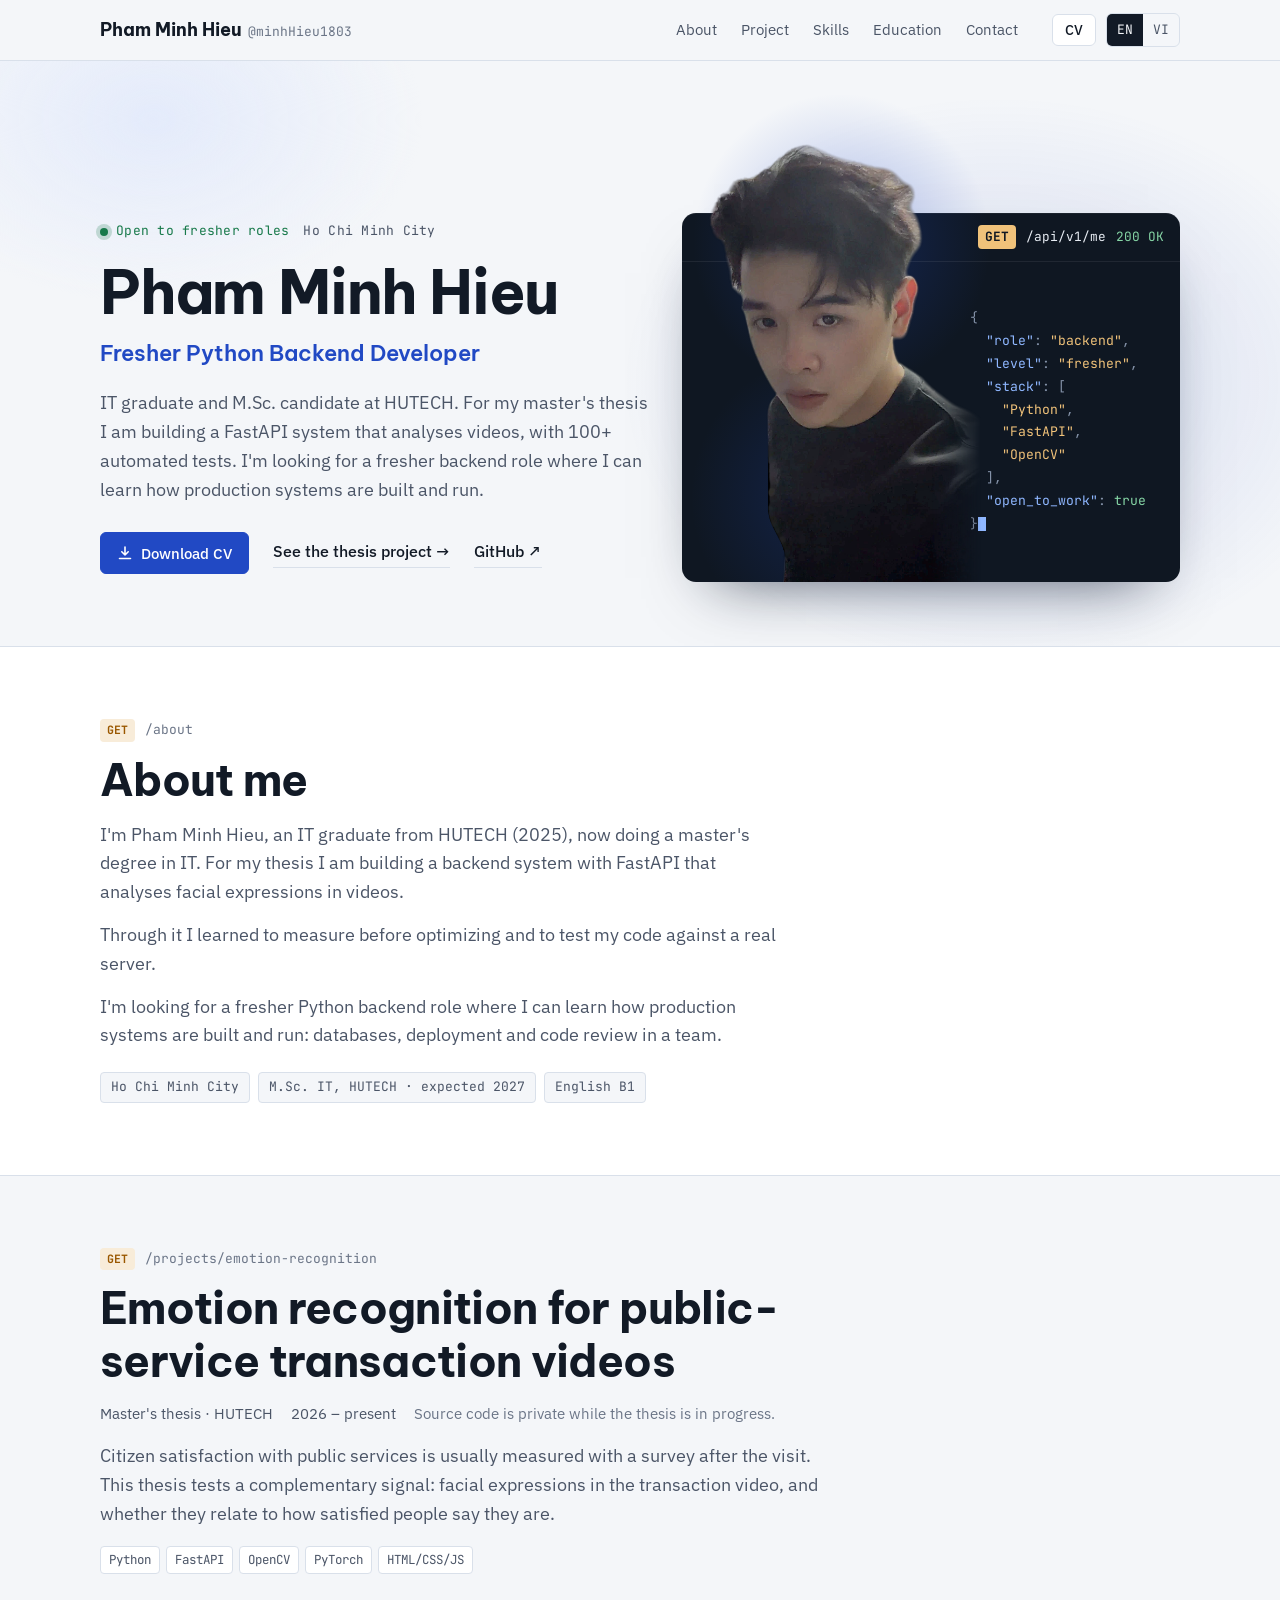
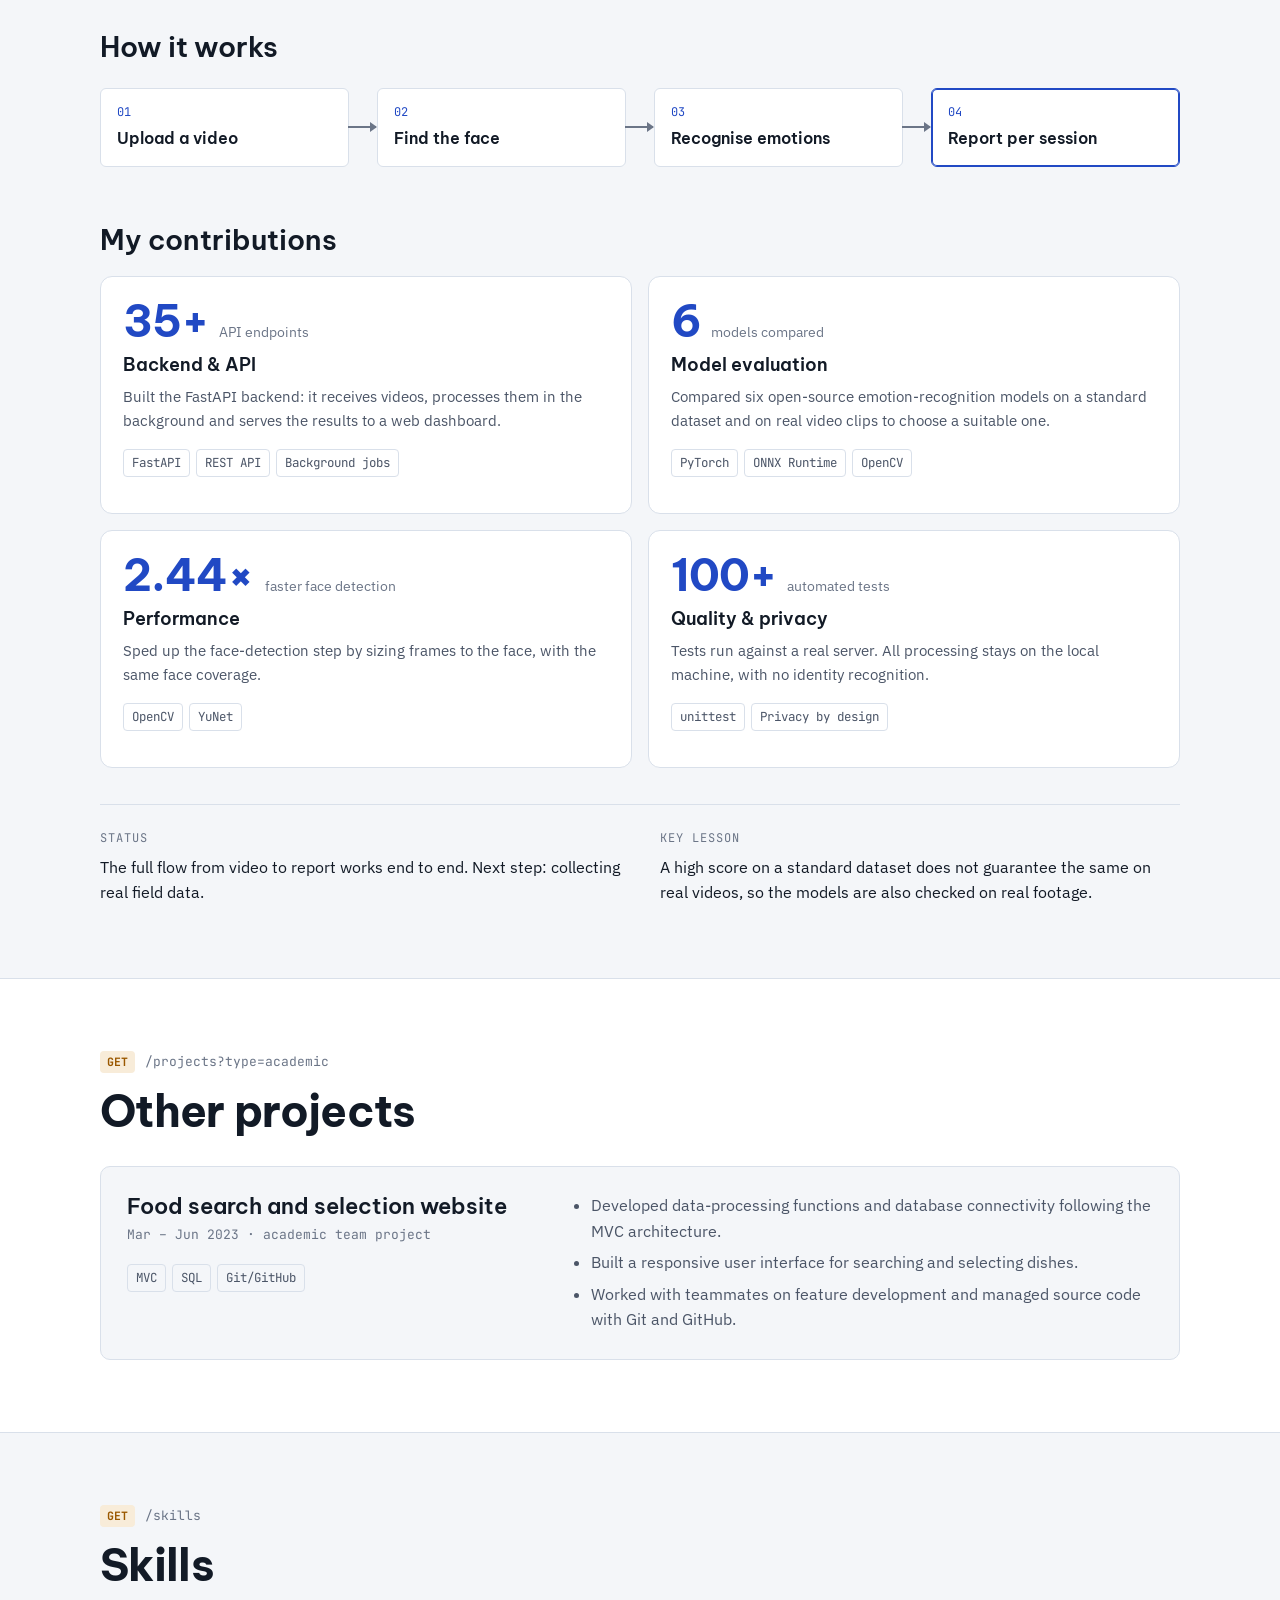
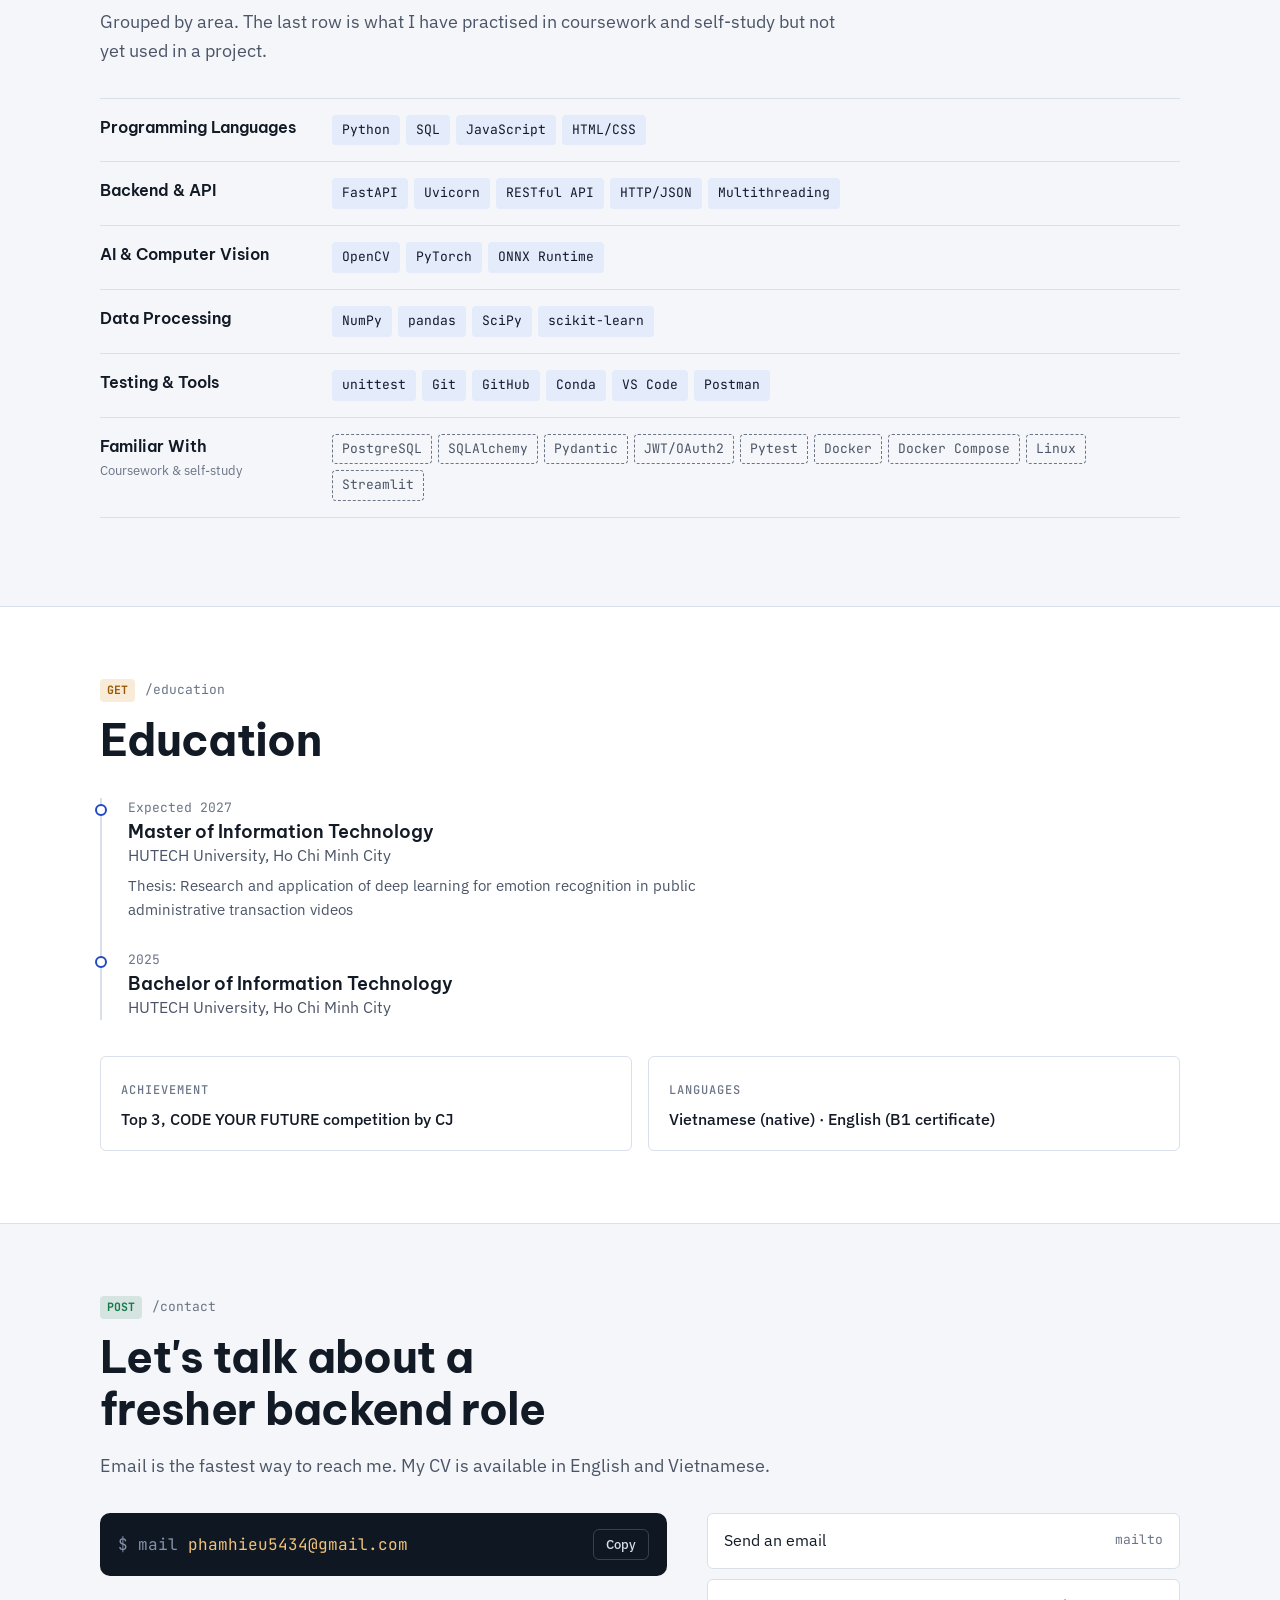
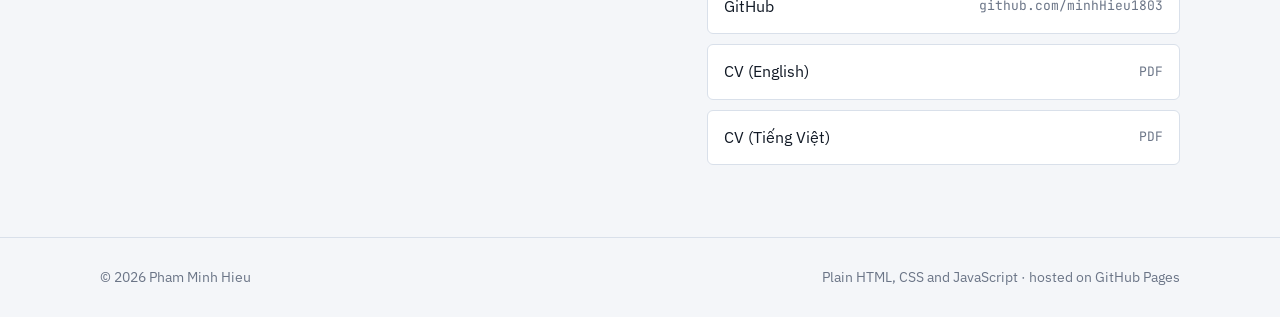
<file: index.html>
<!doctype html>
<html lang="en" data-lang="en">
<head>
<meta charset="utf-8">
<meta name="viewport" content="width=device-width, initial-scale=1, viewport-fit=cover">
<title>Pham Minh Hieu · Python Backend Developer</title>
<meta name="description" content="Portfolio of Pham Minh Hieu, a fresher Python backend developer and M.Sc. IT candidate at HUTECH. FastAPI, background jobs, computer vision and automated testing.">
<meta property="og:type" content="website">
<meta property="og:title" content="Pham Minh Hieu · Python Backend Developer">
<meta property="og:description" content="Fresher Python backend developer. Master's thesis: a FastAPI service that runs a video emotion-recognition pipeline as background jobs.">
<meta property="og:image" content="https://minhhieu1803.github.io/assets/og-image.png">
<meta property="og:image:width" content="1200">
<meta property="og:image:height" content="630">
<meta property="og:image:alt" content="Pham Minh Hieu, Fresher Python Backend Developer">
<meta name="twitter:card" content="summary_large_image">
<meta name="theme-color" content="#f4f6f9" media="(prefers-color-scheme: light)">
<meta name="theme-color" content="#0c1118" media="(prefers-color-scheme: dark)">
<link rel="icon" href="/assets/favicon.svg" type="image/svg+xml">
<script>
  (function () {
    var lang = /^\/vi(\/|$)/.test(location.pathname) ? "vi" : "en";
    try {
      var q = new URLSearchParams(location.search).get("lang");
      if (q === "vi" && lang === "en") { location.replace("/vi/" + location.hash); return; }
    } catch (e) {}
    document.documentElement.setAttribute("data-lang", lang);
    document.documentElement.lang = lang;
  })();
</script>
<link rel="preconnect" href="https://fonts.googleapis.com">
<link rel="preconnect" href="https://fonts.gstatic.com" crossorigin>
<link rel="stylesheet" href="https://fonts.googleapis.com/css2?family=Be+Vietnam+Pro:wght@600;700&family=IBM+Plex+Sans:ital,wght@0,400;0,500;0,600;1,400&family=JetBrains+Mono:wght@400;500;700&display=swap">
<link rel="stylesheet" href="/assets/css/style.css">
</head>
<body>
<a class="skip" href="#main"><span lang="en">Skip to content</span><span lang="vi">Bỏ qua thanh điều hướng</span></a>

<header class="topbar">
  <div class="wrap">
    <a class="brand" href="#top"><b><span lang="en">Pham Minh Hieu</span><span lang="vi">Phạm Minh Hiếu</span></b><span>@minhHieu1803</span></a>
    <nav class="nav" aria-label="Sections">
      <a href="#about"><span lang="en">About</span><span lang="vi">Giới thiệu</span></a>
      <a href="#project"><span lang="en">Project</span><span lang="vi">Dự án</span></a>
      <a href="#skills"><span lang="en">Skills</span><span lang="vi">Kỹ năng</span></a>
      <a href="#education"><span lang="en">Education</span><span lang="vi">Học vấn</span></a>
      <a href="#contact"><span lang="en">Contact</span><span lang="vi">Liên hệ</span></a>
    </nav>
    <div class="top-actions">
      <a class="btn btn-sm" lang="en" href="/cv/PhamMinhHieu_CV_Python_Backend_EN.pdf" download>CV</a>
      <a class="btn btn-sm" lang="vi" href="/cv/PhamMinhHieu_CV_Python_Backend_VI.pdf" download>CV</a>
      <nav class="lang" aria-label="Language / Ngôn ngữ">
        <a href="/" hreflang="en" data-lang-link="en">EN</a>
        <a href="/vi/" hreflang="vi" data-lang-link="vi">VI</a>
      </nav>
      <button type="button" class="menu-btn" id="menu-btn" aria-expanded="false" aria-controls="mobile-menu">
        <span class="sr-only"><span lang="en">Open menu</span><span lang="vi">Mở menu</span></span>
        <svg viewBox="0 0 20 20" aria-hidden="true"><path class="bars" d="M3 5.5h14M3 10h14M3 14.5h14"/><path class="close" d="M5 5l10 10M15 5 5 15"/></svg>
      </button>
    </div>
  </div>
  <div class="mobile-menu" id="mobile-menu" hidden>
    <div class="wrap">
      <a href="#about"><span lang="en">About</span><span lang="vi">Giới thiệu</span></a>
      <a href="#project"><span lang="en">Project</span><span lang="vi">Dự án</span></a>
      <a href="#skills"><span lang="en">Skills</span><span lang="vi">Kỹ năng</span></a>
      <a href="#education"><span lang="en">Education</span><span lang="vi">Học vấn</span></a>
      <a href="#contact"><span lang="en">Contact</span><span lang="vi">Liên hệ</span></a>
      <a lang="en" href="/cv/PhamMinhHieu_CV_Python_Backend_EN.pdf" download>Download CV (PDF)</a>
      <a lang="vi" href="/cv/PhamMinhHieu_CV_Python_Backend_VI.pdf" download>Tải CV (PDF)</a>
    </div>
  </div>
</header>

<main id="main">

  <!-- Hero -->
  <section class="hero" id="top">
    <div class="wrap">
      <div>
        <p class="eyebrow">
          <span class="status"><span lang="en">Open to fresher roles</span><span lang="vi">Sẵn sàng nhận việc</span></span>
          <span lang="en">Ho Chi Minh City</span><span lang="vi">TP. Hồ Chí Minh</span>
        </p>
        <h1><span lang="en">Pham Minh Hieu</span><span lang="vi">Phạm Minh Hiếu</span></h1>
        <p class="role"><span lang="en">Fresher Python Backend Developer</span><span lang="vi">Lập trình viên Python Backend (Fresher)</span></p>
        <p class="lead" lang="en">IT graduate and M.Sc. candidate at HUTECH. For my master's thesis I am building a FastAPI system that analyses videos, with 100+ automated tests. I'm looking for a fresher backend role where I can learn how production systems are built and run.</p>
        <p class="lead" lang="vi">Tốt nghiệp ngành Công nghệ Thông tin và đang học Thạc sĩ tại HUTECH. Trong luận văn, tôi xây dựng một hệ thống FastAPI phân tích video, kèm hơn 100 bài kiểm thử tự động. Tôi đang tìm vị trí Fresher Backend để học cách xây dựng và vận hành hệ thống thực tế.</p>
        <div class="actions">
          <a class="btn primary" lang="en" href="/cv/PhamMinhHieu_CV_Python_Backend_EN.pdf" download>
            <svg viewBox="0 0 16 16" fill="none" stroke="currentColor" stroke-width="1.6" aria-hidden="true"><path d="M8 2v8m0 0 3.2-3.2M8 10 4.8 6.8M2.5 13.5h11" stroke-linecap="round" stroke-linejoin="round"/></svg>
            Download CV
          </a>
          <a class="btn primary" lang="vi" href="/cv/PhamMinhHieu_CV_Python_Backend_VI.pdf" download>
            <svg viewBox="0 0 16 16" fill="none" stroke="currentColor" stroke-width="1.6" aria-hidden="true"><path d="M8 2v8m0 0 3.2-3.2M8 10 4.8 6.8M2.5 13.5h11" stroke-linecap="round" stroke-linejoin="round"/></svg>
            Tải CV
          </a>
          <a class="text-link" href="#project"><span lang="en">See the thesis project</span><span lang="vi">Xem dự án luận văn</span> <span aria-hidden="true">→</span></a>
          <a class="text-link" href="https://github.com/minhHieu1803" target="_blank" rel="noopener">GitHub <span aria-hidden="true">↗</span></a>
        </div>
      </div>

      <div class="hero-visual">
        <figure class="profile-window" aria-label="Profile summary as an API response">
          <div class="pw-head">
            <span class="verb">GET</span><span class="path">/api/v1/me</span><span class="code">200 OK</span>
          </div>
          <div class="pw-body">
            <div class="pw-photo">
              <picture>
                <source srcset="/assets/img/hieu-hero.webp" type="image/webp">
                <img src="/assets/img/hieu-hero.png" width="1035" height="1690" alt="Phạm Minh Hiếu" fetchpriority="high">
              </picture>
            </div>
<pre class="pw-json"><code><span class="p">{</span>
  <span class="k">"role"</span><span class="p">:</span> <span class="s">"backend"</span><span class="p">,</span>
  <span class="k">"level"</span><span class="p">:</span> <span class="s">"fresher"</span><span class="p">,</span>
  <span class="k">"stack"</span><span class="p">: [</span>
    <span class="s">"Python"</span><span class="p">,</span>
    <span class="s">"FastAPI"</span><span class="p">,</span>
    <span class="s">"OpenCV"</span>
  <span class="p">],</span>
  <span class="k">"open_to_work"</span><span class="p">:</span> <span class="l">true</span>
<span class="p">}</span><span class="caret" aria-hidden="true"></span></code></pre>
          </div>
        </figure>
      </div>
    </div>
  </section>

  <!-- About -->
  <section class="section alt" id="about">
    <div class="wrap about">
      <div class="about-text">
        <p class="route"><span class="verb-tag">GET</span>/about</p>
        <h2><span lang="en">About me</span><span lang="vi">Giới thiệu</span></h2>
        <div lang="en">
          <p>I'm Pham Minh Hieu, an IT graduate from HUTECH (2025), now doing a master's degree in IT. For my thesis I am building a backend system with FastAPI that analyses facial expressions in videos.</p>
          <p>Through it I learned to measure before optimizing and to test my code against a real server.</p>
          <p>I'm looking for a fresher Python backend role where I can learn how production systems are built and run: databases, deployment and code review in a team.</p>
        </div>
        <div lang="vi">
          <p>Tôi là Phạm Minh Hiếu, tốt nghiệp ngành Công nghệ Thông tin tại HUTECH (2025) và đang học Thạc sĩ cùng ngành. Trong luận văn, tôi xây dựng một hệ thống backend bằng FastAPI để phân tích biểu cảm khuôn mặt trong video.</p>
          <p>Qua đó tôi học được cách đo trước khi tối ưu và kiểm thử code trên máy chủ thật.</p>
          <p>Tôi đang tìm vị trí Fresher Python Backend để học cách xây dựng và vận hành hệ thống thực tế: cơ sở dữ liệu, triển khai và review code trong một nhóm.</p>
        </div>
        <ul class="facts">
          <li><span lang="en">Ho Chi Minh City</span><span lang="vi">TP. Hồ Chí Minh</span></li>
          <li><span lang="en">M.Sc. IT, HUTECH · expected 2027</span><span lang="vi">Thạc sĩ CNTT, HUTECH · dự kiến 2027</span></li>
          <li><span lang="en">English B1</span><span lang="vi">Tiếng Anh B1</span></li>
        </ul>
      </div>
    </div>
  </section>

  <!-- Featured project -->
  <section class="section" id="project">
    <div class="wrap">
      <p class="route"><span class="verb-tag">GET</span>/projects/emotion-recognition</p>
      <h2><span lang="en">Emotion recognition for public-service transaction videos</span><span lang="vi">Nhận dạng cảm xúc từ video giao dịch hành chính</span></h2>
      <div class="meta">
        <span><span lang="en">Master's thesis · HUTECH</span><span lang="vi">Luận văn Thạc sĩ · HUTECH</span></span>
        <span><span lang="en">2026 – present</span><span lang="vi">2026 – nay</span></span>
        <span class="private"><span lang="en">Source code is private while the thesis is in progress.</span><span lang="vi">Mã nguồn để riêng tư trong thời gian làm luận văn.</span></span>
      </div>
      <p class="intro" lang="en">Citizen satisfaction with public services is usually measured with a survey after the visit. This thesis tests a complementary signal: facial expressions in the transaction video, and whether they relate to how satisfied people say they are.</p>
      <p class="intro" lang="vi">Mức hài lòng của người dân với dịch vụ hành chính thường được đo bằng phiếu khảo sát sau giao dịch. Luận văn thử một tín hiệu bổ sung: biểu cảm khuôn mặt trong video giao dịch, và xem nó có liên hệ với mức hài lòng mà người dân đánh giá hay không.</p>
      <ul class="tags" aria-label="Tech stack">
        <li>Python</li><li>FastAPI</li><li>OpenCV</li><li>PyTorch</li><li>HTML/CSS/JS</li>
      </ul>


      <div class="sub">
        <h3><span lang="en">How it works</span><span lang="vi">Cách hoạt động</span></h3>
        <ol class="flow steps" aria-label="How it works">
          <li class="node"><div class="name"><span lang="en">Upload a video</span><span lang="vi">Tải video lên</span></div><span class="edge" aria-hidden="true"><i></i></span></li>
          <li class="node"><div class="name"><span lang="en">Find the face</span><span lang="vi">Nhận diện khuôn mặt</span></div><span class="edge" aria-hidden="true"><i></i></span></li>
          <li class="node"><div class="name"><span lang="en">Recognise emotions</span><span lang="vi">Nhận dạng cảm xúc</span></div><span class="edge" aria-hidden="true"><i></i></span></li>
          <li class="node core"><div class="name"><span lang="en">Report per session</span><span lang="vi">Báo cáo theo phiên</span></div></li>
        </ol>
      </div>

      <div class="sub">
        <h3><span lang="en">My contributions</span><span lang="vi">Đóng góp của tôi</span></h3>
        <div class="contrib">
          <article class="card">
            <p class="stat"><b>35+</b><span><span lang="en">API endpoints</span><span lang="vi">API endpoint</span></span></p>
            <h4><span lang="en">Backend &amp; API</span><span lang="vi">Backend &amp; API</span></h4>
            <p class="desc" lang="en">Built the FastAPI backend: it receives videos, processes them in the background and serves the results to a web dashboard.</p>
            <p class="desc" lang="vi">Xây dựng backend FastAPI: nhận video, xử lý chạy nền và trả kết quả cho dashboard web.</p>
            <ul class="tags"><li>FastAPI</li><li>REST API</li><li>Background jobs</li></ul>
          </article>
          <article class="card">
            <p class="stat"><b>6</b><span><span lang="en">models compared</span><span lang="vi">mô hình được so sánh</span></span></p>
            <h4><span lang="en">Model evaluation</span><span lang="vi">Đánh giá mô hình</span></h4>
            <p class="desc" lang="en">Compared six open-source emotion-recognition models on a standard dataset and on real video clips to choose a suitable one.</p>
            <p class="desc" lang="vi">So sánh 6 mô hình nhận dạng cảm xúc mã nguồn mở trên bộ dữ liệu chuẩn và video thực tế để chọn giải pháp phù hợp.</p>
            <ul class="tags"><li>PyTorch</li><li>ONNX Runtime</li><li>OpenCV</li></ul>
          </article>
          <article class="card">
            <p class="stat"><b><span lang="en">2.44×</span><span lang="vi">2,44×</span></b><span><span lang="en">faster face detection</span><span lang="vi">phát hiện khuôn mặt nhanh hơn</span></span></p>
            <h4><span lang="en">Performance</span><span lang="vi">Tối ưu hiệu năng</span></h4>
            <p class="desc" lang="en">Sped up the face-detection step by sizing frames to the face, with the same face coverage.</p>
            <p class="desc" lang="vi">Tăng tốc bước phát hiện khuôn mặt nhờ thu nhỏ khung hình theo cỡ khuôn mặt, độ phủ khuôn mặt giữ nguyên.</p>
            <ul class="tags"><li>OpenCV</li><li>YuNet</li></ul>
          </article>
          <article class="card">
            <p class="stat"><b>100+</b><span><span lang="en">automated tests</span><span lang="vi">bài kiểm thử tự động</span></span></p>
            <h4><span lang="en">Quality &amp; privacy</span><span lang="vi">Chất lượng &amp; bảo mật</span></h4>
            <p class="desc" lang="en">Tests run against a real server. All processing stays on the local machine, with no identity recognition.</p>
            <p class="desc" lang="vi">Kiểm thử chạy trên máy chủ thật. Toàn bộ xử lý nằm trên máy cục bộ, không nhận dạng danh tính.</p>
            <ul class="tags"><li>unittest</li><li>Privacy by design</li></ul>
          </article>
        </div>
      </div>

      <div class="notes">
        <div class="note">
          <p class="note-label"><span lang="en">Status</span><span lang="vi">Trạng thái</span></p>
          <p lang="en">The full flow from video to report works end to end. Next step: collecting real field data.</p>
          <p lang="vi">Hệ thống đã chạy trọn quy trình từ video đến báo cáo. Bước tiếp theo: thu thập dữ liệu thực tế.</p>
        </div>
        <div class="note">
          <p class="note-label"><span lang="en">Key lesson</span><span lang="vi">Bài học lớn nhất</span></p>
          <p lang="en">A high score on a standard dataset does not guarantee the same on real videos, so the models are also checked on real footage.</p>
          <p lang="vi">Điểm cao trên bộ dữ liệu chuẩn chưa chắc đúng với video thực tế, nên các mô hình được kiểm chứng thêm trên video thật.</p>
        </div>
      </div>
    </div>
  </section>

  <!-- Other projects -->
  <section class="section alt" id="other">
    <div class="wrap">
      <p class="route"><span class="verb-tag">GET</span>/projects?type=academic</p>
      <h2><span lang="en">Other projects</span><span lang="vi">Dự án khác</span></h2>
      <article class="project-card">
        <div>
          <h3><span lang="en">Food search and selection website</span><span lang="vi">Website tìm kiếm và lựa chọn món ăn</span></h3>
          <p class="when"><span lang="en">Mar – Jun 2023 · academic team project</span><span lang="vi">03/2023 – 06/2023 · dự án nhóm môn học</span></p>
          <ul class="tags"><li>MVC</li><li>SQL</li><li>Git/GitHub</li></ul>
        </div>
        <ul class="points" lang="en">
          <li>Developed data-processing functions and database connectivity following the MVC architecture.</li>
          <li>Built a responsive user interface for searching and selecting dishes.</li>
          <li>Worked with teammates on feature development and managed source code with Git and GitHub.</li>
        </ul>
        <ul class="points" lang="vi">
          <li>Phát triển các hàm xử lý dữ liệu và kết nối cơ sở dữ liệu theo kiến trúc MVC.</li>
          <li>Xây dựng giao diện responsive cho chức năng tìm kiếm và lựa chọn món ăn.</li>
          <li>Phối hợp với các thành viên trong nhóm phát triển tính năng và quản lý mã nguồn bằng Git, GitHub.</li>
        </ul>
      </article>
    </div>
  </section>

  <!-- Skills -->
  <section class="section" id="skills">
    <div class="wrap">
      <p class="route"><span class="verb-tag">GET</span>/skills</p>
      <h2><span lang="en">Skills</span><span lang="vi">Kỹ năng</span></h2>
      <p class="intro" lang="en">Grouped by area. The last row is what I have practised in coursework and self-study but not yet used in a project.</p>
      <p class="intro" lang="vi">Chia theo lĩnh vực. Dòng cuối là những công nghệ tôi đã làm quen qua môn học và tự học nhưng chưa dùng trong dự án.</p>
      <dl class="skills">
        <dt>Programming Languages</dt>
        <dd><ul class="chips"><li>Python</li><li>SQL</li><li>JavaScript</li><li>HTML/CSS</li></ul></dd>
        <dt>Backend &amp; API</dt>
        <dd><ul class="chips"><li>FastAPI</li><li>Uvicorn</li><li>RESTful API</li><li>HTTP/JSON</li><li>Multithreading</li></ul></dd>
        <dt>AI &amp; Computer Vision</dt>
        <dd><ul class="chips"><li>OpenCV</li><li>PyTorch</li><li>ONNX Runtime</li></ul></dd>
        <dt>Data Processing</dt>
        <dd><ul class="chips"><li>NumPy</li><li>pandas</li><li>SciPy</li><li>scikit-learn</li></ul></dd>
        <dt>Testing &amp; Tools</dt>
        <dd><ul class="chips"><li>unittest</li><li>Git</li><li>GitHub</li><li>Conda</li><li>VS Code</li><li>Postman</li></ul></dd>
        <dt>Familiar With<small><span lang="en">Coursework &amp; self-study</span><span lang="vi">Môn học &amp; tự học</span></small></dt>
        <dd><ul class="chips familiar"><li>PostgreSQL</li><li>SQLAlchemy</li><li>Pydantic</li><li>JWT/OAuth2</li><li>Pytest</li><li>Docker</li><li>Docker Compose</li><li>Linux</li><li>Streamlit</li></ul></dd>
      </dl>
    </div>
  </section>

  <!-- Education -->
  <section class="section alt" id="education">
    <div class="wrap">
      <p class="route"><span class="verb-tag">GET</span>/education</p>
      <h2><span lang="en">Education</span><span lang="vi">Học vấn</span></h2>
      <ol class="timeline">
        <li>
          <p class="date"><span lang="en">Expected 2027</span><span lang="vi">Dự kiến 2027</span></p>
          <h3><span lang="en">Master of Information Technology</span><span lang="vi">Thạc sĩ Công nghệ Thông tin</span></h3>
          <p class="where"><span lang="en">HUTECH University, Ho Chi Minh City</span><span lang="vi">Trường Đại học Công nghệ TP. Hồ Chí Minh (HUTECH)</span></p>
          <p class="detail"><span lang="en">Thesis: Research and application of deep learning for emotion recognition in public administrative transaction videos</span><span lang="vi">Luận văn: Nghiên cứu và ứng dụng phương pháp học sâu trong nhận dạng cảm xúc từ video giao dịch hành chính</span></p>
        </li>
        <li>
          <p class="date">2025</p>
          <h3><span lang="en">Bachelor of Information Technology</span><span lang="vi">Cử nhân Công nghệ Thông tin</span></h3>
          <p class="where"><span lang="en">HUTECH University, Ho Chi Minh City</span><span lang="vi">Trường Đại học Công nghệ TP. Hồ Chí Minh (HUTECH)</span></p>
        </li>
      </ol>
      <div class="extras">
        <div class="extra">
          <p class="label"><span lang="en">Achievement</span><span lang="vi">Thành tích</span></p>
          <p><span lang="en">Top 3, CODE YOUR FUTURE competition by CJ</span><span lang="vi">Top 3 cuộc thi CODE YOUR FUTURE do CJ tổ chức</span></p>
        </div>
        <div class="extra">
          <p class="label"><span lang="en">Languages</span><span lang="vi">Ngoại ngữ</span></p>
          <p><span lang="en">Vietnamese (native) · English (B1 certificate)</span><span lang="vi">Tiếng Việt (bản ngữ) · Tiếng Anh (chứng chỉ B1)</span></p>
        </div>
      </div>
    </div>
  </section>

  <!-- Contact -->
  <section class="section contact" id="contact">
    <div class="wrap">
      <p class="route"><span class="verb-tag post">POST</span>/contact</p>
      <h2><span lang="en">Let's talk about a fresher backend role</span><span lang="vi">Trao đổi về vị trí Fresher Backend</span></h2>
      <p class="intro" lang="en">Email is the fastest way to reach me. My CV is available in English and Vietnamese.</p>
      <p class="intro" lang="vi">Email là cách nhanh nhất để liên hệ với tôi. CV có cả bản tiếng Anh và tiếng Việt.</p>
      <div class="contact-grid">
        <div class="mailbox">
          <span class="prompt">$ mail</span>
          <span class="addr" id="email-addr">phamhieu5434@gmail.com</span>
          <button type="button" class="btn" id="copy-email" data-copy="phamhieu5434@gmail.com" aria-controls="email-addr">
            <span class="idle"><span lang="en">Copy</span><span lang="vi">Sao chép</span></span>
            <span class="done"><span lang="en">Copied</span><span lang="vi">Đã chép</span></span>
          </button>
        </div>
        <ul class="links">
          <li><a href="mailto:phamhieu5434@gmail.com"><span><span lang="en">Send an email</span><span lang="vi">Gửi email</span></span><span class="hint">mailto</span></a></li>
          <li><a href="https://github.com/minhHieu1803" target="_blank" rel="noopener"><span>GitHub</span><span class="hint">github.com/minhHieu1803</span></a></li>
          <li><a href="/cv/PhamMinhHieu_CV_Python_Backend_EN.pdf" download><span>CV (English)</span><span class="hint">PDF</span></a></li>
          <li><a href="/cv/PhamMinhHieu_CV_Python_Backend_VI.pdf" download><span>CV (Tiếng Việt)</span><span class="hint">PDF</span></a></li>
        </ul>
      </div>
    </div>
  </section>
</main>

<footer>
  <div class="wrap">
    <span>© 2026 Pham Minh Hieu</span>
    <span><span lang="en">Plain HTML, CSS and JavaScript · hosted on GitHub Pages</span><span lang="vi">HTML, CSS và JavaScript thuần · lưu trữ trên GitHub Pages</span></span>
  </div>
</footer>

<script src="/assets/js/main.js"></script>
</body>
</html>
</file>
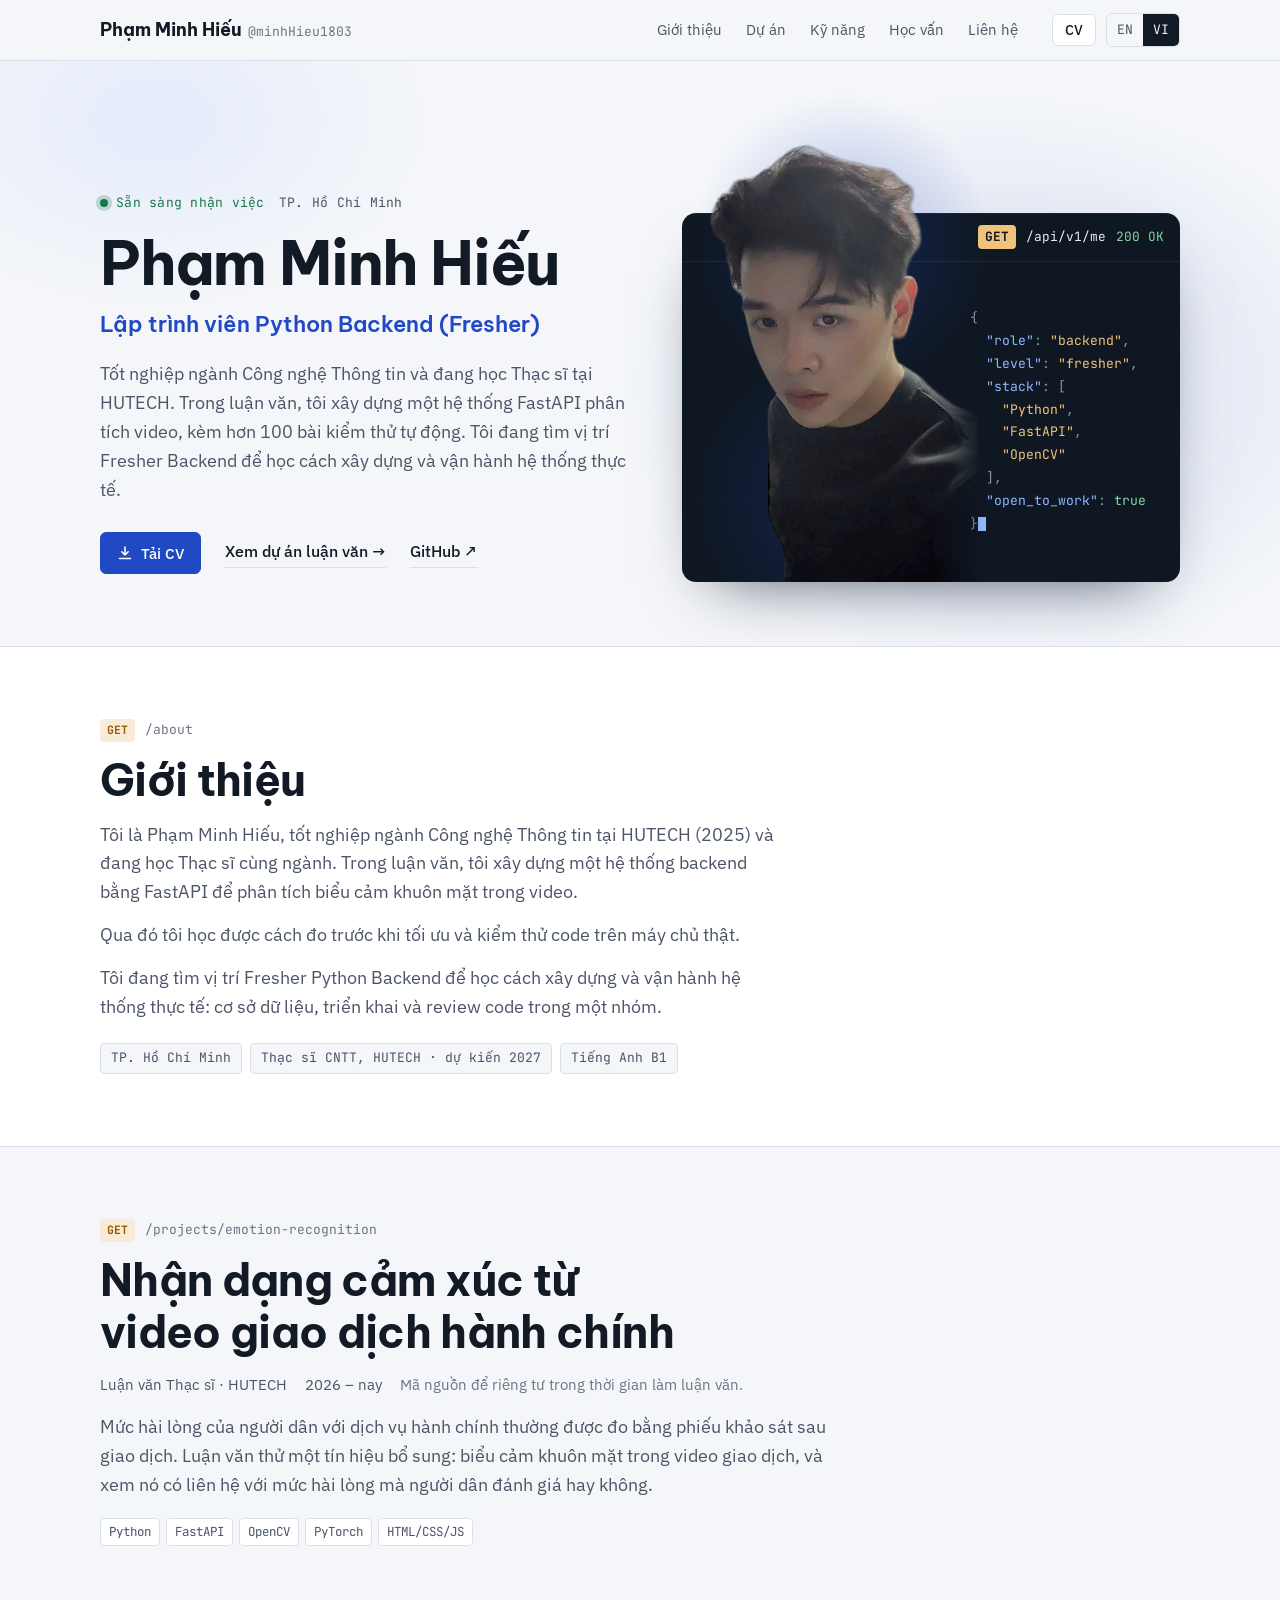
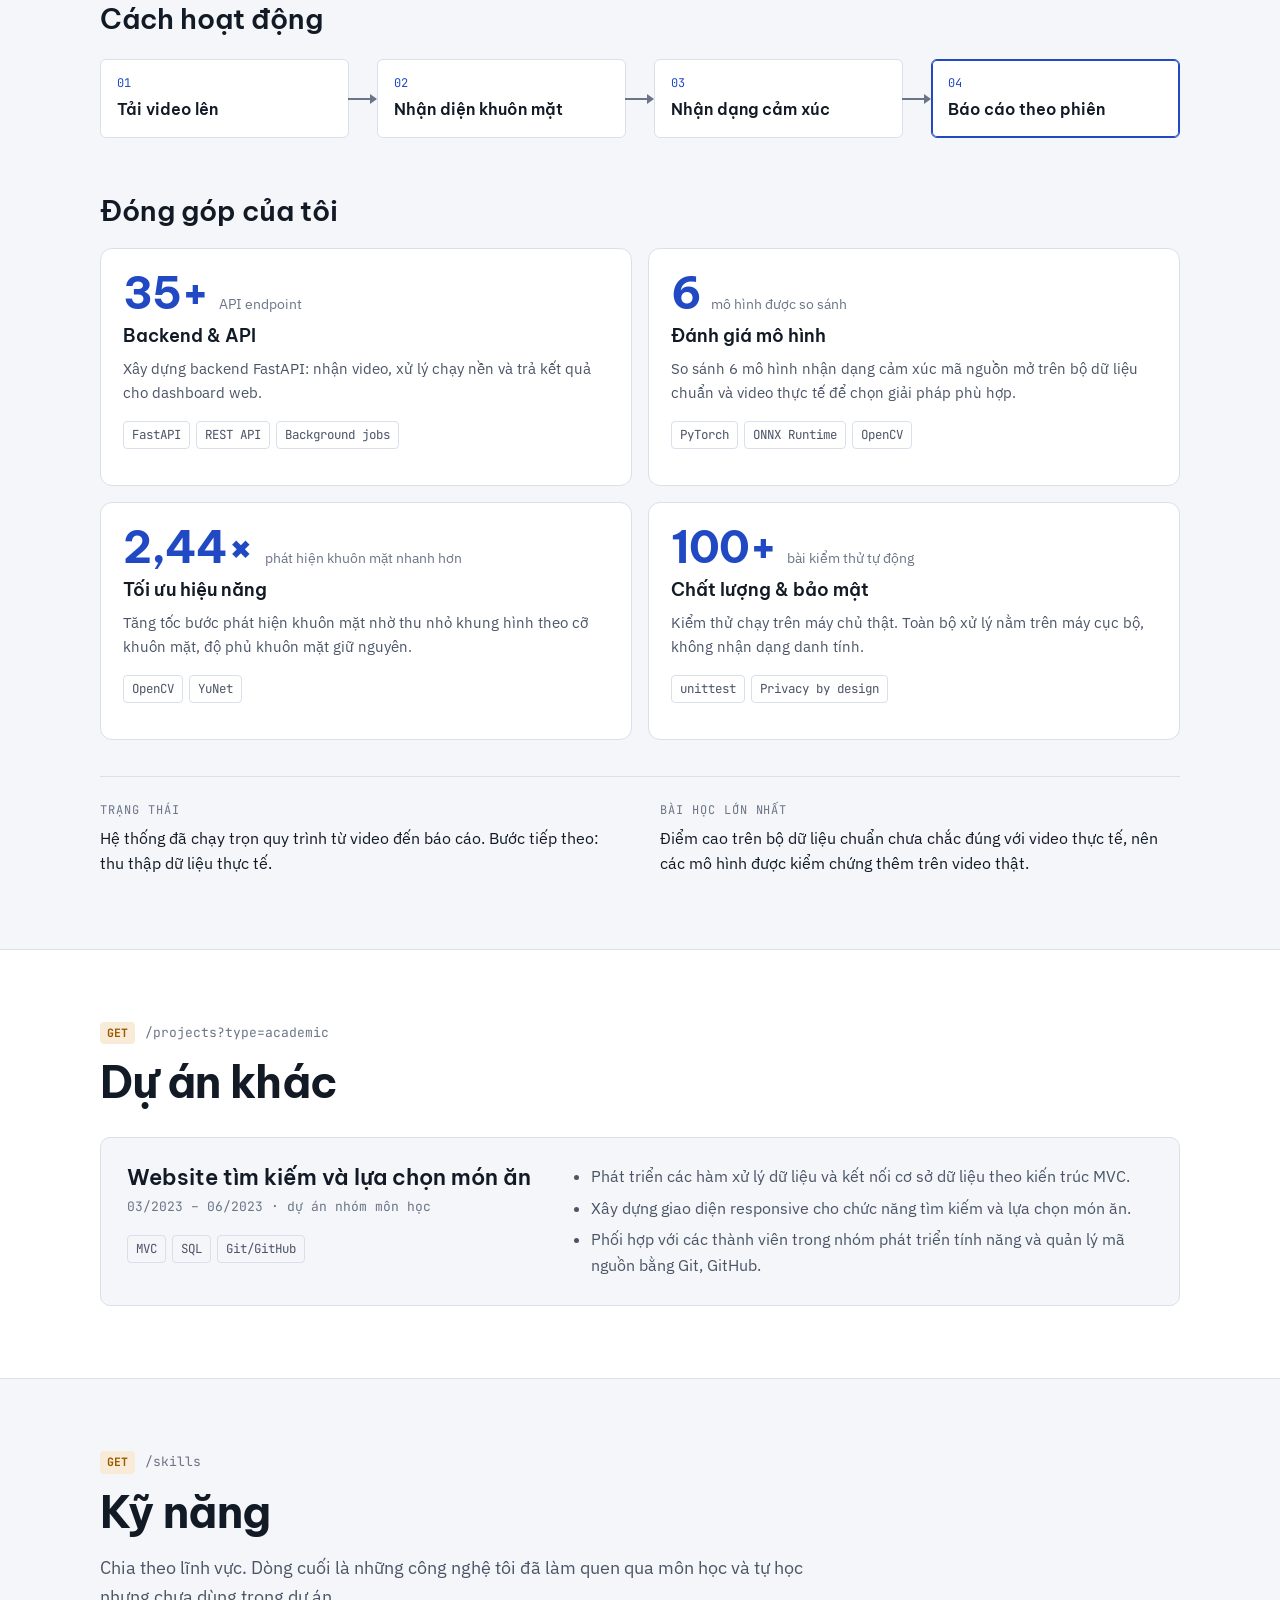
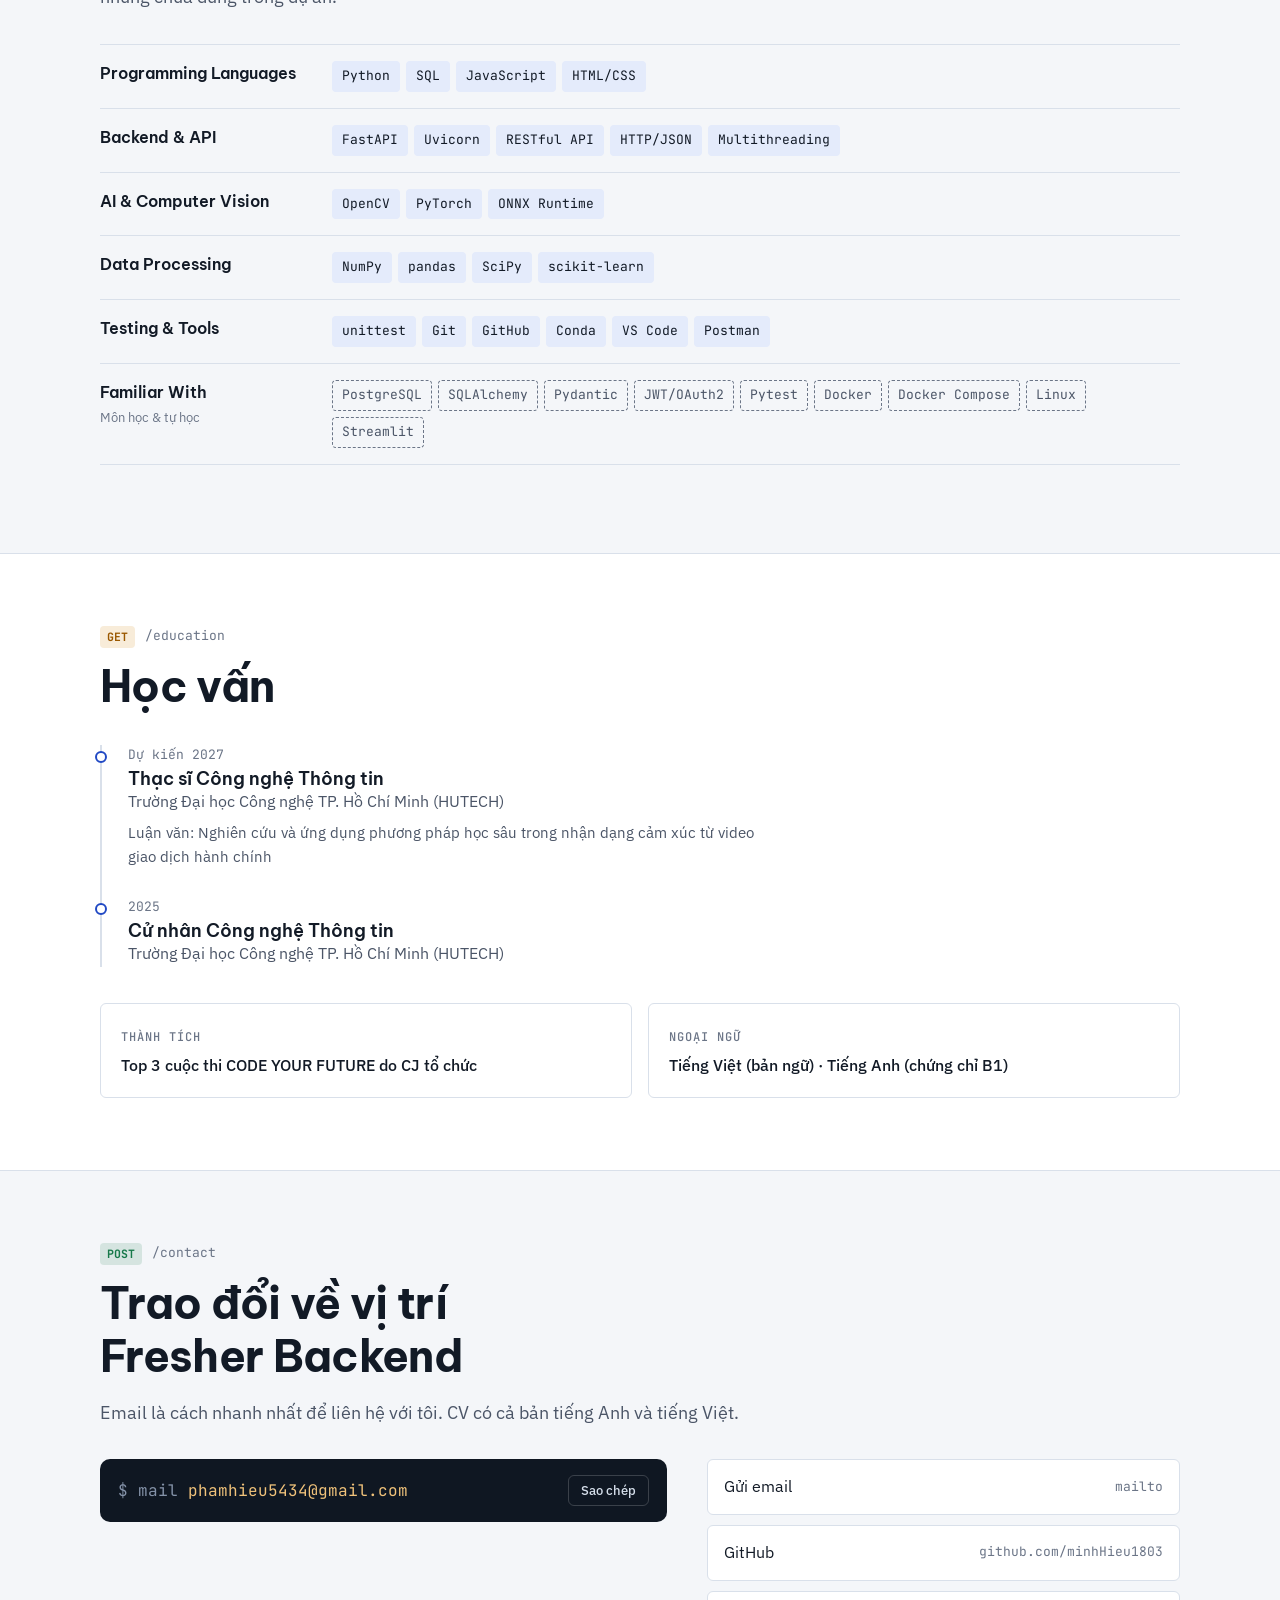
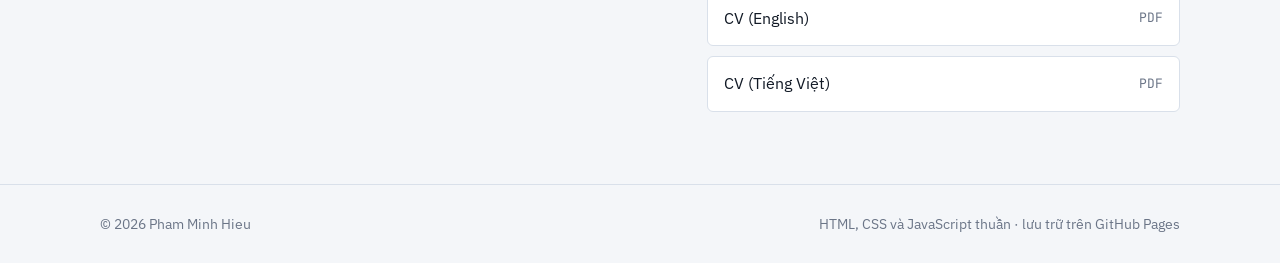
<file: vi/index.html>
<!doctype html>
<html lang="vi" data-lang="vi">
<head>
<meta charset="utf-8">
<meta name="viewport" content="width=device-width, initial-scale=1, viewport-fit=cover">
<title>Phạm Minh Hiếu · Lập trình viên Python Backend</title>
<meta name="description" content="Portfolio của Phạm Minh Hiếu, lập trình viên Python Backend (Fresher), học viên Thạc sĩ CNTT tại HUTECH. FastAPI, tác vụ nền, thị giác máy tính và kiểm thử tự động.">
<meta property="og:type" content="website">
<meta property="og:title" content="Phạm Minh Hiếu · Lập trình viên Python Backend">
<meta property="og:description" content="Lập trình viên Python Backend (Fresher). Luận văn thạc sĩ: dịch vụ FastAPI chạy pipeline nhận dạng cảm xúc từ video dưới dạng tác vụ nền.">
<meta property="og:image" content="https://minhhieu1803.github.io/assets/og-image.png">
<meta property="og:image:width" content="1200">
<meta property="og:image:height" content="630">
<meta property="og:image:alt" content="Pham Minh Hieu, Fresher Python Backend Developer">
<meta name="twitter:card" content="summary_large_image">
<meta name="theme-color" content="#f4f6f9" media="(prefers-color-scheme: light)">
<meta name="theme-color" content="#0c1118" media="(prefers-color-scheme: dark)">
<link rel="icon" href="/assets/favicon.svg" type="image/svg+xml">
<script>
  (function () {
    var lang = /^\/vi(\/|$)/.test(location.pathname) ? "vi" : "en";
    try {
      var q = new URLSearchParams(location.search).get("lang");
      if (q === "vi" && lang === "en") { location.replace("/vi/" + location.hash); return; }
    } catch (e) {}
    document.documentElement.setAttribute("data-lang", lang);
    document.documentElement.lang = lang;
  })();
</script>
<link rel="preconnect" href="https://fonts.googleapis.com">
<link rel="preconnect" href="https://fonts.gstatic.com" crossorigin>
<link rel="stylesheet" href="https://fonts.googleapis.com/css2?family=Be+Vietnam+Pro:wght@600;700&family=IBM+Plex+Sans:ital,wght@0,400;0,500;0,600;1,400&family=JetBrains+Mono:wght@400;500;700&display=swap">
<link rel="stylesheet" href="/assets/css/style.css">
</head>
<body>
<a class="skip" href="#main"><span lang="en">Skip to content</span><span lang="vi">Bỏ qua thanh điều hướng</span></a>

<header class="topbar">
  <div class="wrap">
    <a class="brand" href="#top"><b><span lang="en">Pham Minh Hieu</span><span lang="vi">Phạm Minh Hiếu</span></b><span>@minhHieu1803</span></a>
    <nav class="nav" aria-label="Sections">
      <a href="#about"><span lang="en">About</span><span lang="vi">Giới thiệu</span></a>
      <a href="#project"><span lang="en">Project</span><span lang="vi">Dự án</span></a>
      <a href="#skills"><span lang="en">Skills</span><span lang="vi">Kỹ năng</span></a>
      <a href="#education"><span lang="en">Education</span><span lang="vi">Học vấn</span></a>
      <a href="#contact"><span lang="en">Contact</span><span lang="vi">Liên hệ</span></a>
    </nav>
    <div class="top-actions">
      <a class="btn btn-sm" lang="en" href="/cv/PhamMinhHieu_CV_Python_Backend_EN.pdf" download>CV</a>
      <a class="btn btn-sm" lang="vi" href="/cv/PhamMinhHieu_CV_Python_Backend_VI.pdf" download>CV</a>
      <nav class="lang" aria-label="Language / Ngôn ngữ">
        <a href="/" hreflang="en" data-lang-link="en">EN</a>
        <a href="/vi/" hreflang="vi" data-lang-link="vi">VI</a>
      </nav>
      <button type="button" class="menu-btn" id="menu-btn" aria-expanded="false" aria-controls="mobile-menu">
        <span class="sr-only"><span lang="en">Open menu</span><span lang="vi">Mở menu</span></span>
        <svg viewBox="0 0 20 20" aria-hidden="true"><path class="bars" d="M3 5.5h14M3 10h14M3 14.5h14"/><path class="close" d="M5 5l10 10M15 5 5 15"/></svg>
      </button>
    </div>
  </div>
  <div class="mobile-menu" id="mobile-menu" hidden>
    <div class="wrap">
      <a href="#about"><span lang="en">About</span><span lang="vi">Giới thiệu</span></a>
      <a href="#project"><span lang="en">Project</span><span lang="vi">Dự án</span></a>
      <a href="#skills"><span lang="en">Skills</span><span lang="vi">Kỹ năng</span></a>
      <a href="#education"><span lang="en">Education</span><span lang="vi">Học vấn</span></a>
      <a href="#contact"><span lang="en">Contact</span><span lang="vi">Liên hệ</span></a>
      <a lang="en" href="/cv/PhamMinhHieu_CV_Python_Backend_EN.pdf" download>Download CV (PDF)</a>
      <a lang="vi" href="/cv/PhamMinhHieu_CV_Python_Backend_VI.pdf" download>Tải CV (PDF)</a>
    </div>
  </div>
</header>

<main id="main">

  <!-- Hero -->
  <section class="hero" id="top">
    <div class="wrap">
      <div>
        <p class="eyebrow">
          <span class="status"><span lang="en">Open to fresher roles</span><span lang="vi">Sẵn sàng nhận việc</span></span>
          <span lang="en">Ho Chi Minh City</span><span lang="vi">TP. Hồ Chí Minh</span>
        </p>
        <h1><span lang="en">Pham Minh Hieu</span><span lang="vi">Phạm Minh Hiếu</span></h1>
        <p class="role"><span lang="en">Fresher Python Backend Developer</span><span lang="vi">Lập trình viên Python Backend (Fresher)</span></p>
        <p class="lead" lang="en">IT graduate and M.Sc. candidate at HUTECH. For my master's thesis I am building a FastAPI system that analyses videos, with 100+ automated tests. I'm looking for a fresher backend role where I can learn how production systems are built and run.</p>
        <p class="lead" lang="vi">Tốt nghiệp ngành Công nghệ Thông tin và đang học Thạc sĩ tại HUTECH. Trong luận văn, tôi xây dựng một hệ thống FastAPI phân tích video, kèm hơn 100 bài kiểm thử tự động. Tôi đang tìm vị trí Fresher Backend để học cách xây dựng và vận hành hệ thống thực tế.</p>
        <div class="actions">
          <a class="btn primary" lang="en" href="/cv/PhamMinhHieu_CV_Python_Backend_EN.pdf" download>
            <svg viewBox="0 0 16 16" fill="none" stroke="currentColor" stroke-width="1.6" aria-hidden="true"><path d="M8 2v8m0 0 3.2-3.2M8 10 4.8 6.8M2.5 13.5h11" stroke-linecap="round" stroke-linejoin="round"/></svg>
            Download CV
          </a>
          <a class="btn primary" lang="vi" href="/cv/PhamMinhHieu_CV_Python_Backend_VI.pdf" download>
            <svg viewBox="0 0 16 16" fill="none" stroke="currentColor" stroke-width="1.6" aria-hidden="true"><path d="M8 2v8m0 0 3.2-3.2M8 10 4.8 6.8M2.5 13.5h11" stroke-linecap="round" stroke-linejoin="round"/></svg>
            Tải CV
          </a>
          <a class="text-link" href="#project"><span lang="en">See the thesis project</span><span lang="vi">Xem dự án luận văn</span> <span aria-hidden="true">→</span></a>
          <a class="text-link" href="https://github.com/minhHieu1803" target="_blank" rel="noopener">GitHub <span aria-hidden="true">↗</span></a>
        </div>
      </div>

      <div class="hero-visual">
        <figure class="profile-window" aria-label="Profile summary as an API response">
          <div class="pw-head">
            <span class="verb">GET</span><span class="path">/api/v1/me</span><span class="code">200 OK</span>
          </div>
          <div class="pw-body">
            <div class="pw-photo">
              <picture>
                <source srcset="/assets/img/hieu-hero.webp" type="image/webp">
                <img src="/assets/img/hieu-hero.png" width="1035" height="1690" alt="Phạm Minh Hiếu" fetchpriority="high">
              </picture>
            </div>
<pre class="pw-json"><code><span class="p">{</span>
  <span class="k">"role"</span><span class="p">:</span> <span class="s">"backend"</span><span class="p">,</span>
  <span class="k">"level"</span><span class="p">:</span> <span class="s">"fresher"</span><span class="p">,</span>
  <span class="k">"stack"</span><span class="p">: [</span>
    <span class="s">"Python"</span><span class="p">,</span>
    <span class="s">"FastAPI"</span><span class="p">,</span>
    <span class="s">"OpenCV"</span>
  <span class="p">],</span>
  <span class="k">"open_to_work"</span><span class="p">:</span> <span class="l">true</span>
<span class="p">}</span><span class="caret" aria-hidden="true"></span></code></pre>
          </div>
        </figure>
      </div>
    </div>
  </section>

  <!-- About -->
  <section class="section alt" id="about">
    <div class="wrap about">
      <div class="about-text">
        <p class="route"><span class="verb-tag">GET</span>/about</p>
        <h2><span lang="en">About me</span><span lang="vi">Giới thiệu</span></h2>
        <div lang="en">
          <p>I'm Pham Minh Hieu, an IT graduate from HUTECH (2025), now doing a master's degree in IT. For my thesis I am building a backend system with FastAPI that analyses facial expressions in videos.</p>
          <p>Through it I learned to measure before optimizing and to test my code against a real server.</p>
          <p>I'm looking for a fresher Python backend role where I can learn how production systems are built and run: databases, deployment and code review in a team.</p>
        </div>
        <div lang="vi">
          <p>Tôi là Phạm Minh Hiếu, tốt nghiệp ngành Công nghệ Thông tin tại HUTECH (2025) và đang học Thạc sĩ cùng ngành. Trong luận văn, tôi xây dựng một hệ thống backend bằng FastAPI để phân tích biểu cảm khuôn mặt trong video.</p>
          <p>Qua đó tôi học được cách đo trước khi tối ưu và kiểm thử code trên máy chủ thật.</p>
          <p>Tôi đang tìm vị trí Fresher Python Backend để học cách xây dựng và vận hành hệ thống thực tế: cơ sở dữ liệu, triển khai và review code trong một nhóm.</p>
        </div>
        <ul class="facts">
          <li><span lang="en">Ho Chi Minh City</span><span lang="vi">TP. Hồ Chí Minh</span></li>
          <li><span lang="en">M.Sc. IT, HUTECH · expected 2027</span><span lang="vi">Thạc sĩ CNTT, HUTECH · dự kiến 2027</span></li>
          <li><span lang="en">English B1</span><span lang="vi">Tiếng Anh B1</span></li>
        </ul>
      </div>
    </div>
  </section>

  <!-- Featured project -->
  <section class="section" id="project">
    <div class="wrap">
      <p class="route"><span class="verb-tag">GET</span>/projects/emotion-recognition</p>
      <h2><span lang="en">Emotion recognition for public-service transaction videos</span><span lang="vi">Nhận dạng cảm xúc từ video giao dịch hành chính</span></h2>
      <div class="meta">
        <span><span lang="en">Master's thesis · HUTECH</span><span lang="vi">Luận văn Thạc sĩ · HUTECH</span></span>
        <span><span lang="en">2026 – present</span><span lang="vi">2026 – nay</span></span>
        <span class="private"><span lang="en">Source code is private while the thesis is in progress.</span><span lang="vi">Mã nguồn để riêng tư trong thời gian làm luận văn.</span></span>
      </div>
      <p class="intro" lang="en">Citizen satisfaction with public services is usually measured with a survey after the visit. This thesis tests a complementary signal: facial expressions in the transaction video, and whether they relate to how satisfied people say they are.</p>
      <p class="intro" lang="vi">Mức hài lòng của người dân với dịch vụ hành chính thường được đo bằng phiếu khảo sát sau giao dịch. Luận văn thử một tín hiệu bổ sung: biểu cảm khuôn mặt trong video giao dịch, và xem nó có liên hệ với mức hài lòng mà người dân đánh giá hay không.</p>
      <ul class="tags" aria-label="Tech stack">
        <li>Python</li><li>FastAPI</li><li>OpenCV</li><li>PyTorch</li><li>HTML/CSS/JS</li>
      </ul>


      <div class="sub">
        <h3><span lang="en">How it works</span><span lang="vi">Cách hoạt động</span></h3>
        <ol class="flow steps" aria-label="How it works">
          <li class="node"><div class="name"><span lang="en">Upload a video</span><span lang="vi">Tải video lên</span></div><span class="edge" aria-hidden="true"><i></i></span></li>
          <li class="node"><div class="name"><span lang="en">Find the face</span><span lang="vi">Nhận diện khuôn mặt</span></div><span class="edge" aria-hidden="true"><i></i></span></li>
          <li class="node"><div class="name"><span lang="en">Recognise emotions</span><span lang="vi">Nhận dạng cảm xúc</span></div><span class="edge" aria-hidden="true"><i></i></span></li>
          <li class="node core"><div class="name"><span lang="en">Report per session</span><span lang="vi">Báo cáo theo phiên</span></div></li>
        </ol>
      </div>

      <div class="sub">
        <h3><span lang="en">My contributions</span><span lang="vi">Đóng góp của tôi</span></h3>
        <div class="contrib">
          <article class="card">
            <p class="stat"><b>35+</b><span><span lang="en">API endpoints</span><span lang="vi">API endpoint</span></span></p>
            <h4><span lang="en">Backend &amp; API</span><span lang="vi">Backend &amp; API</span></h4>
            <p class="desc" lang="en">Built the FastAPI backend: it receives videos, processes them in the background and serves the results to a web dashboard.</p>
            <p class="desc" lang="vi">Xây dựng backend FastAPI: nhận video, xử lý chạy nền và trả kết quả cho dashboard web.</p>
            <ul class="tags"><li>FastAPI</li><li>REST API</li><li>Background jobs</li></ul>
          </article>
          <article class="card">
            <p class="stat"><b>6</b><span><span lang="en">models compared</span><span lang="vi">mô hình được so sánh</span></span></p>
            <h4><span lang="en">Model evaluation</span><span lang="vi">Đánh giá mô hình</span></h4>
            <p class="desc" lang="en">Compared six open-source emotion-recognition models on a standard dataset and on real video clips to choose a suitable one.</p>
            <p class="desc" lang="vi">So sánh 6 mô hình nhận dạng cảm xúc mã nguồn mở trên bộ dữ liệu chuẩn và video thực tế để chọn giải pháp phù hợp.</p>
            <ul class="tags"><li>PyTorch</li><li>ONNX Runtime</li><li>OpenCV</li></ul>
          </article>
          <article class="card">
            <p class="stat"><b><span lang="en">2.44×</span><span lang="vi">2,44×</span></b><span><span lang="en">faster face detection</span><span lang="vi">phát hiện khuôn mặt nhanh hơn</span></span></p>
            <h4><span lang="en">Performance</span><span lang="vi">Tối ưu hiệu năng</span></h4>
            <p class="desc" lang="en">Sped up the face-detection step by sizing frames to the face, with the same face coverage.</p>
            <p class="desc" lang="vi">Tăng tốc bước phát hiện khuôn mặt nhờ thu nhỏ khung hình theo cỡ khuôn mặt, độ phủ khuôn mặt giữ nguyên.</p>
            <ul class="tags"><li>OpenCV</li><li>YuNet</li></ul>
          </article>
          <article class="card">
            <p class="stat"><b>100+</b><span><span lang="en">automated tests</span><span lang="vi">bài kiểm thử tự động</span></span></p>
            <h4><span lang="en">Quality &amp; privacy</span><span lang="vi">Chất lượng &amp; bảo mật</span></h4>
            <p class="desc" lang="en">Tests run against a real server. All processing stays on the local machine, with no identity recognition.</p>
            <p class="desc" lang="vi">Kiểm thử chạy trên máy chủ thật. Toàn bộ xử lý nằm trên máy cục bộ, không nhận dạng danh tính.</p>
            <ul class="tags"><li>unittest</li><li>Privacy by design</li></ul>
          </article>
        </div>
      </div>

      <div class="notes">
        <div class="note">
          <p class="note-label"><span lang="en">Status</span><span lang="vi">Trạng thái</span></p>
          <p lang="en">The full flow from video to report works end to end. Next step: collecting real field data.</p>
          <p lang="vi">Hệ thống đã chạy trọn quy trình từ video đến báo cáo. Bước tiếp theo: thu thập dữ liệu thực tế.</p>
        </div>
        <div class="note">
          <p class="note-label"><span lang="en">Key lesson</span><span lang="vi">Bài học lớn nhất</span></p>
          <p lang="en">A high score on a standard dataset does not guarantee the same on real videos, so the models are also checked on real footage.</p>
          <p lang="vi">Điểm cao trên bộ dữ liệu chuẩn chưa chắc đúng với video thực tế, nên các mô hình được kiểm chứng thêm trên video thật.</p>
        </div>
      </div>
    </div>
  </section>

  <!-- Other projects -->
  <section class="section alt" id="other">
    <div class="wrap">
      <p class="route"><span class="verb-tag">GET</span>/projects?type=academic</p>
      <h2><span lang="en">Other projects</span><span lang="vi">Dự án khác</span></h2>
      <article class="project-card">
        <div>
          <h3><span lang="en">Food search and selection website</span><span lang="vi">Website tìm kiếm và lựa chọn món ăn</span></h3>
          <p class="when"><span lang="en">Mar – Jun 2023 · academic team project</span><span lang="vi">03/2023 – 06/2023 · dự án nhóm môn học</span></p>
          <ul class="tags"><li>MVC</li><li>SQL</li><li>Git/GitHub</li></ul>
        </div>
        <ul class="points" lang="en">
          <li>Developed data-processing functions and database connectivity following the MVC architecture.</li>
          <li>Built a responsive user interface for searching and selecting dishes.</li>
          <li>Worked with teammates on feature development and managed source code with Git and GitHub.</li>
        </ul>
        <ul class="points" lang="vi">
          <li>Phát triển các hàm xử lý dữ liệu và kết nối cơ sở dữ liệu theo kiến trúc MVC.</li>
          <li>Xây dựng giao diện responsive cho chức năng tìm kiếm và lựa chọn món ăn.</li>
          <li>Phối hợp với các thành viên trong nhóm phát triển tính năng và quản lý mã nguồn bằng Git, GitHub.</li>
        </ul>
      </article>
    </div>
  </section>

  <!-- Skills -->
  <section class="section" id="skills">
    <div class="wrap">
      <p class="route"><span class="verb-tag">GET</span>/skills</p>
      <h2><span lang="en">Skills</span><span lang="vi">Kỹ năng</span></h2>
      <p class="intro" lang="en">Grouped by area. The last row is what I have practised in coursework and self-study but not yet used in a project.</p>
      <p class="intro" lang="vi">Chia theo lĩnh vực. Dòng cuối là những công nghệ tôi đã làm quen qua môn học và tự học nhưng chưa dùng trong dự án.</p>
      <dl class="skills">
        <dt>Programming Languages</dt>
        <dd><ul class="chips"><li>Python</li><li>SQL</li><li>JavaScript</li><li>HTML/CSS</li></ul></dd>
        <dt>Backend &amp; API</dt>
        <dd><ul class="chips"><li>FastAPI</li><li>Uvicorn</li><li>RESTful API</li><li>HTTP/JSON</li><li>Multithreading</li></ul></dd>
        <dt>AI &amp; Computer Vision</dt>
        <dd><ul class="chips"><li>OpenCV</li><li>PyTorch</li><li>ONNX Runtime</li></ul></dd>
        <dt>Data Processing</dt>
        <dd><ul class="chips"><li>NumPy</li><li>pandas</li><li>SciPy</li><li>scikit-learn</li></ul></dd>
        <dt>Testing &amp; Tools</dt>
        <dd><ul class="chips"><li>unittest</li><li>Git</li><li>GitHub</li><li>Conda</li><li>VS Code</li><li>Postman</li></ul></dd>
        <dt>Familiar With<small><span lang="en">Coursework &amp; self-study</span><span lang="vi">Môn học &amp; tự học</span></small></dt>
        <dd><ul class="chips familiar"><li>PostgreSQL</li><li>SQLAlchemy</li><li>Pydantic</li><li>JWT/OAuth2</li><li>Pytest</li><li>Docker</li><li>Docker Compose</li><li>Linux</li><li>Streamlit</li></ul></dd>
      </dl>
    </div>
  </section>

  <!-- Education -->
  <section class="section alt" id="education">
    <div class="wrap">
      <p class="route"><span class="verb-tag">GET</span>/education</p>
      <h2><span lang="en">Education</span><span lang="vi">Học vấn</span></h2>
      <ol class="timeline">
        <li>
          <p class="date"><span lang="en">Expected 2027</span><span lang="vi">Dự kiến 2027</span></p>
          <h3><span lang="en">Master of Information Technology</span><span lang="vi">Thạc sĩ Công nghệ Thông tin</span></h3>
          <p class="where"><span lang="en">HUTECH University, Ho Chi Minh City</span><span lang="vi">Trường Đại học Công nghệ TP. Hồ Chí Minh (HUTECH)</span></p>
          <p class="detail"><span lang="en">Thesis: Research and application of deep learning for emotion recognition in public administrative transaction videos</span><span lang="vi">Luận văn: Nghiên cứu và ứng dụng phương pháp học sâu trong nhận dạng cảm xúc từ video giao dịch hành chính</span></p>
        </li>
        <li>
          <p class="date">2025</p>
          <h3><span lang="en">Bachelor of Information Technology</span><span lang="vi">Cử nhân Công nghệ Thông tin</span></h3>
          <p class="where"><span lang="en">HUTECH University, Ho Chi Minh City</span><span lang="vi">Trường Đại học Công nghệ TP. Hồ Chí Minh (HUTECH)</span></p>
        </li>
      </ol>
      <div class="extras">
        <div class="extra">
          <p class="label"><span lang="en">Achievement</span><span lang="vi">Thành tích</span></p>
          <p><span lang="en">Top 3, CODE YOUR FUTURE competition by CJ</span><span lang="vi">Top 3 cuộc thi CODE YOUR FUTURE do CJ tổ chức</span></p>
        </div>
        <div class="extra">
          <p class="label"><span lang="en">Languages</span><span lang="vi">Ngoại ngữ</span></p>
          <p><span lang="en">Vietnamese (native) · English (B1 certificate)</span><span lang="vi">Tiếng Việt (bản ngữ) · Tiếng Anh (chứng chỉ B1)</span></p>
        </div>
      </div>
    </div>
  </section>

  <!-- Contact -->
  <section class="section contact" id="contact">
    <div class="wrap">
      <p class="route"><span class="verb-tag post">POST</span>/contact</p>
      <h2><span lang="en">Let's talk about a fresher backend role</span><span lang="vi">Trao đổi về vị trí Fresher Backend</span></h2>
      <p class="intro" lang="en">Email is the fastest way to reach me. My CV is available in English and Vietnamese.</p>
      <p class="intro" lang="vi">Email là cách nhanh nhất để liên hệ với tôi. CV có cả bản tiếng Anh và tiếng Việt.</p>
      <div class="contact-grid">
        <div class="mailbox">
          <span class="prompt">$ mail</span>
          <span class="addr" id="email-addr">phamhieu5434@gmail.com</span>
          <button type="button" class="btn" id="copy-email" data-copy="phamhieu5434@gmail.com" aria-controls="email-addr">
            <span class="idle"><span lang="en">Copy</span><span lang="vi">Sao chép</span></span>
            <span class="done"><span lang="en">Copied</span><span lang="vi">Đã chép</span></span>
          </button>
        </div>
        <ul class="links">
          <li><a href="mailto:phamhieu5434@gmail.com"><span><span lang="en">Send an email</span><span lang="vi">Gửi email</span></span><span class="hint">mailto</span></a></li>
          <li><a href="https://github.com/minhHieu1803" target="_blank" rel="noopener"><span>GitHub</span><span class="hint">github.com/minhHieu1803</span></a></li>
          <li><a href="/cv/PhamMinhHieu_CV_Python_Backend_EN.pdf" download><span>CV (English)</span><span class="hint">PDF</span></a></li>
          <li><a href="/cv/PhamMinhHieu_CV_Python_Backend_VI.pdf" download><span>CV (Tiếng Việt)</span><span class="hint">PDF</span></a></li>
        </ul>
      </div>
    </div>
  </section>
</main>

<footer>
  <div class="wrap">
    <span>© 2026 Pham Minh Hieu</span>
    <span><span lang="en">Plain HTML, CSS and JavaScript · hosted on GitHub Pages</span><span lang="vi">HTML, CSS và JavaScript thuần · lưu trữ trên GitHub Pages</span></span>
  </div>
</footer>

<script src="/assets/js/main.js"></script>
</body>
</html>
</file>
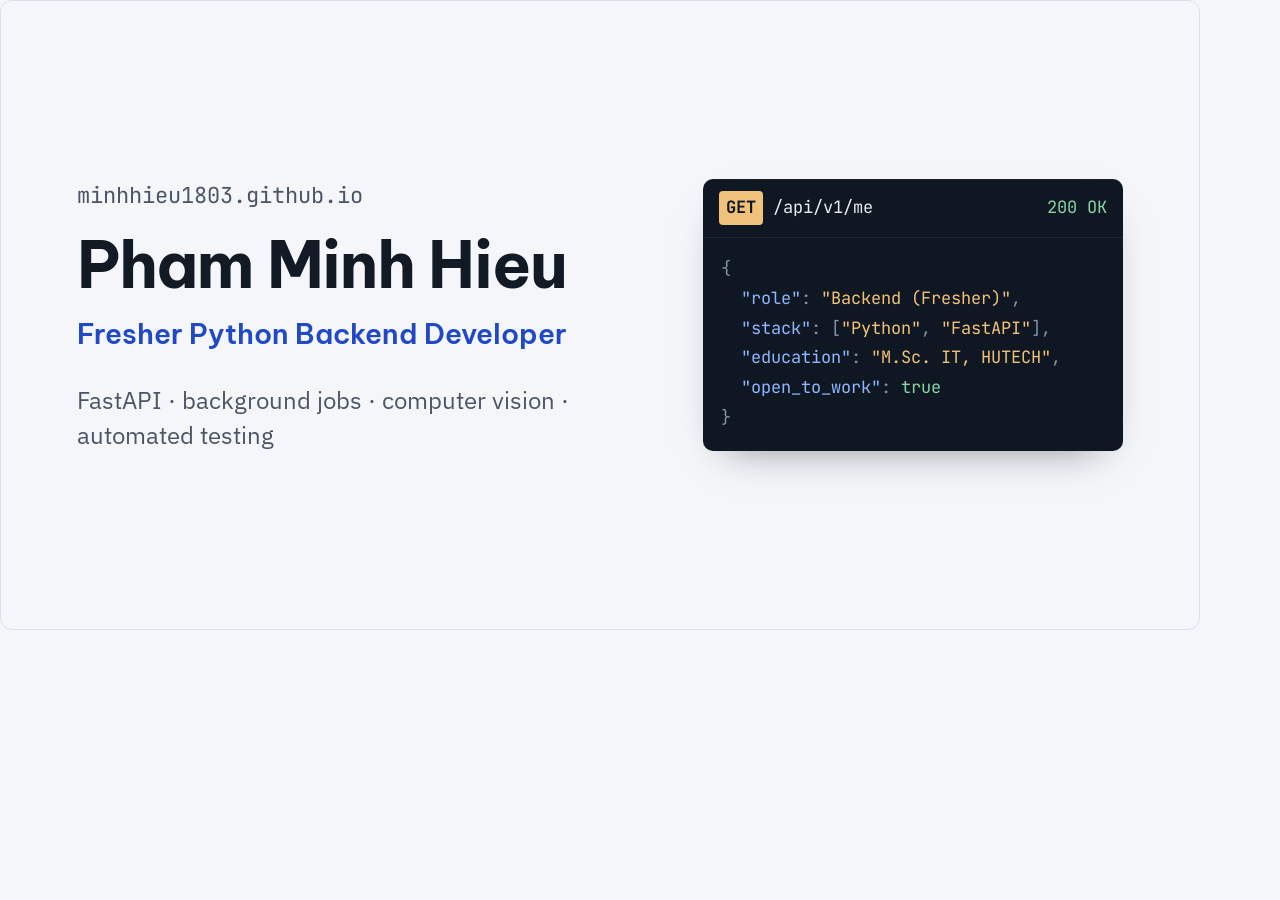
<file: tools/og-image.html>
<!doctype html>
<!-- Source of assets/og-image.png (the link preview on LinkedIn, Zalo, Facebook).
     Rebuild: open this file in Chrome at 1200x630 and take a screenshot, or run
     chromium --headless --window-size=1200,630 --screenshot=assets/og-image.png tools/og-image.html -->
<html lang="en">
<head>
<meta charset="utf-8">
<link rel="stylesheet" href="https://fonts.googleapis.com/css2?family=Be+Vietnam+Pro:wght@600;700&family=IBM+Plex+Sans:wght@400;500&family=JetBrains+Mono:wght@400;500;700&display=swap">
<link rel="stylesheet" href="../assets/css/style.css">
<style>
  :root { color-scheme: light; }
  html, body { width: 1200px; height: 630px; margin: 0; overflow: hidden; background: #f4f6f9; }
  .card {
    box-sizing: border-box; width: 1200px; height: 630px; padding: 72px 76px;
    display: grid; grid-template-columns: minmax(0, 1fr) 420px; gap: 44px; align-items: center;
    background: #f4f6f9; color: #121a26;
  }
  .site { font-family: var(--font-mono); font-size: 22px; color: #4b5567; }
  .name { font-family: var(--font-display); font-weight: 700; font-size: 64px; line-height: 1.05; letter-spacing: -0.02em; margin-top: 18px; color: #121a26; white-space: nowrap; }
  .role { font-family: var(--font-display); font-weight: 600; font-size: 28px; color: #2149c4; margin-top: 14px; white-space: nowrap; }
  .focus { font-family: var(--font-body); font-size: 24px; color: #4b5567; margin-top: 26px; line-height: 1.45; }
  .response { font-size: 17px; line-height: 1.75; }
  .response-head { font-size: 17px; }
</style>
</head>
<body>
  <div class="card">
    <div>
      <div class="site">minhhieu1803.github.io</div>
      <div class="name">Pham Minh Hieu</div>
      <div class="role">Fresher Python Backend Developer</div>
      <div class="focus">FastAPI · background jobs · computer vision · automated testing</div>
    </div>
    <div class="response">
      <div class="response-head"><span class="verb">GET</span><span class="path">/api/v1/me</span><span class="code">200 OK</span></div>
<pre><code><span class="p">{</span>
  <span class="k">"role"</span><span class="p">:</span> <span class="s">"Backend (Fresher)"</span><span class="p">,</span>
  <span class="k">"stack"</span><span class="p">: [</span><span class="s">"Python"</span><span class="p">,</span> <span class="s">"FastAPI"</span><span class="p">],</span>
  <span class="k">"education"</span><span class="p">:</span> <span class="s">"M.Sc. IT, HUTECH"</span><span class="p">,</span>
  <span class="k">"open_to_work"</span><span class="p">:</span> <span class="l">true</span>
<span class="p">}</span></code></pre>
    </div>
  </div>
</body>
</html>
</file>
<file: assets/css/style.css>
/* Layout: a personal page read like API docs. Sticky top bar, hero = intro + a "profile window":
   the GET /api/v1/me response, with the cut-out portrait stepping out of its top edge,
   then each section is an endpoint (method + route above a plain heading). One readable column, wide figures. */
:root {
  --bg: #f4f6f9;
  --surface: #ffffff;
  --surface-2: #eaeef4;
  --ink: #121a26;
  --ink-2: #4b5567;
  --ink-3: #6b7587;
  --line: #d9e0ea;
  --accent: #2149c4;
  --accent-ink: #ffffff;
  --accent-soft: #e4ebfb;
  --signal: #9a5800;
  --signal-soft: #f8ecd9;
  --ok: #17794a;
  --code-bg: #0f1722;
  --code-ink: #d5deea;
  --code-key: #8fb7ff;
  --code-str: #f0c27a;
  --code-lit: #86d6a6;
  --code-punc: #8492a8;
  --viz-before: #6f8fe8;
  --viz-after: #2149c4;
  --viz-grid: #e3e8ef;

  --font-display: "Be Vietnam Pro", "Segoe UI", system-ui, sans-serif;
  --font-body: "IBM Plex Sans", "Segoe UI", system-ui, sans-serif;
  --font-mono: "JetBrains Mono", ui-monospace, "SFMono-Regular", Menlo, Consolas, monospace;

  --step--1: 0.8125rem;
  --step-0: 1rem;
  --step-1: 1.125rem;
  --step-2: 1.375rem;
  --step-3: 1.75rem;
  --step-4: clamp(2rem, 1.4rem + 2.4vw, 2.75rem);
  --step-5: clamp(2.5rem, 1.6rem + 3.6vw, 3.75rem);

  --radius: 6px;
  --wrap: 1120px;
  --gutter: 20px;
  color-scheme: light;
}

@media (prefers-color-scheme: dark) {
  :root:not([data-theme="light"]) {
    --bg: #0c1118;
    --surface: #141b26;
    --surface-2: #1b2433;
    --ink: #e7ecf3;
    --ink-2: #a9b4c5;
    --ink-3: #8592a6;
    --line: #263244;
    --accent: #7f9ff5;
    --accent-ink: #0c1118;
    --accent-soft: #1b2742;
    --signal: #f0a84a;
    --signal-soft: #2b2113;
    --ok: #4cc38a;
    --code-bg: #0a0f16;
    --viz-before: #3a56be;
    --viz-after: #728fe9;
    --viz-grid: #222d3d;
    color-scheme: dark;
  }
}
:root[data-theme="dark"] {
  --bg: #0c1118;
  --surface: #141b26;
  --surface-2: #1b2433;
  --ink: #e7ecf3;
  --ink-2: #a9b4c5;
  --ink-3: #8592a6;
  --line: #263244;
  --accent: #7f9ff5;
  --accent-ink: #0c1118;
  --accent-soft: #1b2742;
  --signal: #f0a84a;
  --signal-soft: #2b2113;
  --ok: #4cc38a;
  --code-bg: #0a0f16;
  --viz-before: #3a56be;
  --viz-after: #728fe9;
  --viz-grid: #222d3d;
  color-scheme: dark;
}

/* ---------- base ---------- */
*, *::before, *::after { box-sizing: border-box; }
html { -webkit-text-size-adjust: 100%; scroll-behavior: smooth; scroll-padding-top: 76px; }
@media (prefers-reduced-motion: reduce) { html { scroll-behavior: auto; } }
body {
  margin: 0;
  background: var(--bg);
  color: var(--ink);
  font-family: var(--font-body);
  font-size: var(--step-0);
  line-height: 1.6;
  text-rendering: optimizeLegibility;
}
img, svg { max-width: 100%; }
a { color: var(--accent); text-underline-offset: 3px; }
a:hover { text-decoration-thickness: 2px; }
:focus-visible { outline: 2px solid var(--accent); outline-offset: 3px; border-radius: 3px; }
h1, h2, h3, h4 { font-family: var(--font-display); line-height: 1.2; margin: 0; text-wrap: balance; color: var(--ink); }
p { margin: 0; }
code, .mono { font-family: var(--font-mono); }

/* language switch: content is written twice with lang attributes; the root's data-lang picks one */
html[data-lang="en"] body [lang="vi"],
html[data-lang="vi"] body [lang="en"] { display: none !important; }

.skip {
  position: absolute; left: 12px; top: -48px; z-index: 50;
  background: var(--accent); color: var(--accent-ink); padding: 8px 12px; border-radius: var(--radius);
}
.skip:focus { top: 12px; }

.wrap {
  max-width: var(--wrap);
  margin-inline: auto;
  padding-left: max(var(--gutter), env(safe-area-inset-left, 0px));
  padding-right: max(var(--gutter), env(safe-area-inset-right, 0px));
}

/* ---------- top bar ---------- */
.topbar {
  position: sticky; top: 0; z-index: 20;
  background: color-mix(in srgb, var(--bg) 88%, transparent);
  backdrop-filter: saturate(140%) blur(10px);
  -webkit-backdrop-filter: saturate(140%) blur(10px);
  border-bottom: 1px solid var(--line);
}
.topbar .wrap { display: flex; align-items: center; gap: 24px; min-height: 60px; }
.brand { display: flex; align-items: baseline; gap: 6px; text-decoration: none; color: var(--ink); white-space: nowrap; }
.brand b { font-family: var(--font-display); font-weight: 700; font-size: var(--step-1); }
.brand > span { font-family: var(--font-mono); font-size: var(--step--1); color: var(--ink-3); }
.nav { display: flex; gap: 4px; margin-left: auto; }
.nav a {
  font-size: 0.9375rem; color: var(--ink-2); text-decoration: none;
  padding: 6px 10px; border-radius: var(--radius);
}
.nav a:hover { color: var(--ink); background: var(--surface-2); }
.lang {
  display: inline-flex; border: 1px solid var(--line); border-radius: var(--radius); overflow: hidden;
  font-family: var(--font-mono); font-size: var(--step--1);
}
.lang a { color: var(--ink-2); text-decoration: none; padding: 6px 10px; }
.lang a:hover { color: var(--ink); background: var(--surface-2); }
.lang a[aria-current="page"] { background: var(--ink); color: var(--bg); }
.top-actions { display: flex; align-items: center; gap: 10px; }
.menu-btn {
  display: none; align-items: center; justify-content: center;
  width: 36px; height: 36px; padding: 0; cursor: pointer;
  border: 1px solid var(--line); border-radius: var(--radius); background: transparent; color: var(--ink);
}
.menu-btn svg { width: 18px; height: 18px; fill: none; stroke: currentColor; stroke-width: 1.8; stroke-linecap: round; }
.menu-btn .close { display: none; }
.menu-btn[aria-expanded="true"] .bars { display: none; }
.menu-btn[aria-expanded="true"] .close { display: inline; }
.mobile-menu { border-top: 1px solid var(--line); background: var(--bg); }
.mobile-menu[hidden] { display: none; }
.mobile-menu .wrap { display: grid; padding-block: 6px 10px; }
.mobile-menu a {
  font-family: var(--font-display); font-weight: 600; font-size: var(--step-1);
  color: var(--ink); text-decoration: none; padding: 12px 0; border-bottom: 1px solid var(--line);
}
.mobile-menu a:last-child { border-bottom: 0; }
.sr-only {
  position: absolute; width: 1px; height: 1px; padding: 0; margin: -1px;
  overflow: hidden; clip: rect(0 0 0 0); white-space: nowrap; border: 0;
}
@media (max-width: 900px) {
  .nav { display: none; }
  .top-actions { margin-left: auto; gap: 8px; }
  .menu-btn { display: inline-flex; }
}
@media (max-width: 480px) {
  .brand > span { display: none; }
}
@media (max-width: 400px) {
  .topbar .wrap { gap: 12px; }
  .top-actions > a.btn { display: none; }   /* the CV link is in the menu and in the hero */
}

/* ---------- buttons ---------- */
.btn {
  display: inline-flex; align-items: center; gap: 8px;
  font: 500 0.9375rem/1 var(--font-body);
  padding: 12px 16px; border-radius: var(--radius);
  border: 1px solid var(--line); background: var(--surface); color: var(--ink);
  text-decoration: none; cursor: pointer;
}
.btn:hover { border-color: var(--ink-3); text-decoration: none; }
.btn.primary { background: var(--accent); border-color: var(--accent); color: var(--accent-ink); }
.btn.primary:hover { filter: brightness(1.08); }
.btn svg { width: 16px; height: 16px; flex: none; }
.btn-sm { padding: 8px 12px; font-size: 0.875rem; }
.text-link {
  font-weight: 500; color: var(--ink); text-decoration: none;
  border-bottom: 1px solid var(--line); padding-bottom: 2px;
}
.text-link:hover { border-bottom-color: var(--accent); color: var(--accent); }

/* ---------- hero ---------- */
.hero {
  padding-block: 40px 64px; overflow: hidden;
  background:
    radial-gradient(42% 70% at 78% 55%, color-mix(in srgb, var(--accent) 16%, transparent), transparent 70%),
    radial-gradient(30% 45% at 12% 10%, var(--accent-soft), transparent 70%),
    var(--bg);
}
.hero .wrap {
  display: grid; grid-template-columns: minmax(0, 1.05fr) minmax(0, 0.95fr);
  gap: 32px; align-items: end;
}
.hero .wrap > div:first-child { padding-bottom: 8px; }
.eyebrow {
  font-family: var(--font-mono); font-size: var(--step--1); color: var(--ink-2);
  letter-spacing: 0.02em; display: flex; flex-wrap: wrap; gap: 6px 14px; align-items: center;
}
.status { display: inline-flex; align-items: center; gap: 8px; color: var(--ok); }
.status::before {
  content: ""; width: 8px; height: 8px; border-radius: 50%; background: var(--ok);
  box-shadow: 0 0 0 4px color-mix(in srgb, var(--ok) 22%, transparent);
}
.hero h1 { font-size: var(--step-5); font-weight: 700; letter-spacing: -0.02em; margin-top: 14px; }
.hero .role { font-family: var(--font-display); font-weight: 600; font-size: var(--step-2); color: var(--accent); margin-top: 8px; }
.hero .lead { margin-top: 18px; font-size: var(--step-1); color: var(--ink-2); max-width: 58ch; }
.hero .actions { display: flex; flex-wrap: wrap; align-items: center; gap: 12px 24px; margin-top: 28px; }

.response {
  background: var(--code-bg); color: var(--code-ink);
  border-radius: 10px; overflow: hidden;
  box-shadow: 0 1px 0 rgba(255,255,255,0.04) inset, 0 18px 40px -24px rgba(9, 20, 40, 0.55);
  font-family: var(--font-mono); font-size: 0.84rem; line-height: 1.7;
  min-width: 0;
}
.response-head {
  display: flex; align-items: center; gap: 10px; padding: 12px 16px;
  border-bottom: 1px solid rgba(255,255,255,0.07); font-size: 0.8rem;
}
.response-head .verb { color: #0f1722; background: #f0c27a; font-weight: 700; padding: 2px 7px; border-radius: 4px; }
.response-head .path { color: #e7ecf3; }
.response-head .code { margin-left: auto; color: #86d6a6; }
.response pre { margin: 0; padding: 16px 18px 18px; overflow-x: auto; }
.response .k { color: var(--code-key); }
.response .s { color: var(--code-str); }
.response .l { color: var(--code-lit); }
.response .p { color: var(--code-punc); }
.caret { display: inline-block; width: 8px; height: 1.05em; vertical-align: -0.2em; background: var(--code-key); animation: blink 1.1s steps(1) infinite; }
@keyframes blink { 50% { opacity: 0; } }
@media (prefers-reduced-motion: reduce) { .caret { animation: none; } }

/* hero visual: the profile is the API response. The cut-out sits inside a dark code window and
   its head rises above the window's top edge; the window clips it at the sides and bottom. */
.hero-visual { position: relative; min-width: 0; padding-top: 112px; }
.profile-window {
  position: relative; margin: 0; isolation: isolate;
  background: var(--code-bg); color: var(--code-ink); border-radius: 14px;
  box-shadow: 0 1px 0 rgba(255,255,255,0.05) inset, 0 28px 60px -32px rgba(9, 20, 40, 0.7);
}
.profile-window::before {
  /* soft light behind the head, so dark hair separates from the page and from the window */
  content: ""; position: absolute; z-index: -1; left: 0; top: -130px; width: 64%; aspect-ratio: 1;
  border-radius: 50%; pointer-events: none;
  background: radial-gradient(circle, color-mix(in srgb, var(--accent) 32%, transparent), transparent 66%);
}
.pw-head {
  position: relative; display: flex; align-items: center; gap: 10px;
  padding: 12px 16px; border-bottom: 1px solid rgba(255,255,255,0.07);
  font-family: var(--font-mono); font-size: 0.8rem;
}
.pw-head .verb { color: #0f1722; background: #f0c27a; font-weight: 700; padding: 2px 7px; border-radius: 4px; margin-left: auto; }
.pw-head .path { color: #e7ecf3; }
.pw-head .code { color: #86d6a6; }
.pw-body { position: relative; min-height: 320px; display: flex; align-items: center; }
.pw-photo {
  /* anchored to the window floor; free to rise above the window, cut only at the floor */
  position: absolute; z-index: 2; left: 4%; bottom: 0; width: 56%;
  clip-path: inset(-600px -200px 0 -200px);
  pointer-events: none;
}
.pw-photo::before {
  /* light inside the window, behind the shoulders */
  content: ""; position: absolute; z-index: -1; left: -6%; right: -6%; bottom: 0; height: 62%;
  background: radial-gradient(60% 70% at 45% 70%, color-mix(in srgb, var(--accent) 24%, transparent), transparent 72%);
}
.pw-photo picture { display: block; }
.pw-photo img {
  display: block; width: 100%; height: auto;
  -webkit-mask-image: linear-gradient(to left, transparent 0, #000 18%);
  mask-image: linear-gradient(to left, transparent 0, #000 18%);
}
.pw-json {
  margin: 0 0 0 57%; padding: 22px 18px 24px 4px; overflow-x: auto; min-width: 0;
  font-family: var(--font-mono); font-size: 0.82rem; line-height: 1.75;
}
.pw-json .k { color: var(--code-key); }
.pw-json .s { color: var(--code-str); }
.pw-json .l { color: var(--code-lit); }
.pw-json .p { color: var(--code-punc); }

@media (max-width: 900px) {
  .hero { padding-block: 32px 48px; }
  .hero .wrap { grid-template-columns: minmax(0, 1fr); gap: 8px; align-items: start; }
  .hero .wrap > div:first-child { padding-bottom: 0; }
  .hero-visual { padding-top: 96px; max-width: 480px; }
}
@media (max-width: 480px) {
  .hero-visual { padding-top: 120px; }
  .pw-body { min-height: 176px; }
  .pw-photo { width: 60%; left: 0; }
  /* text sits above the faded right edge of the photo, so the JSON keeps its full width */
  .pw-json { position: relative; z-index: 3; margin-left: 50%; font-size: 0.62rem; line-height: 1.7; padding: 14px 8px 16px 2px; }
  .pw-head { font-size: 0.72rem; padding: 10px 12px; }
}
@media (max-width: 360px) {
  .pw-head .verb { display: none; }   /* the head covers it at this width */
  .pw-photo { width: 64%; }
  .pw-json { font-size: 0.6rem; }
}

/* ---------- sections ---------- */
.section { padding-block: 72px; border-top: 1px solid var(--line); }
.section.alt { background: var(--surface); }
.route {
  font-family: var(--font-mono); font-size: var(--step--1); color: var(--ink-3);
  display: flex; align-items: center; gap: 10px; margin-bottom: 12px;
}
.verb-tag { font-weight: 700; font-size: 0.72rem; padding: 2px 7px; border-radius: 4px; color: var(--signal); background: var(--signal-soft); }
.verb-tag.post { color: var(--ok); background: color-mix(in srgb, var(--ok) 14%, transparent); }
.section h2 { font-size: var(--step-4); font-weight: 700; letter-spacing: -0.015em; max-width: 26ch; }
.section .intro { margin-top: 16px; color: var(--ink-2); font-size: var(--step-1); max-width: 68ch; }
.sub { margin-top: 56px; }
.sub h3 { font-size: var(--step-3); font-weight: 600; }
.sub > p { margin-top: 10px; color: var(--ink-2); max-width: 68ch; }

.meta { display: flex; flex-wrap: wrap; gap: 8px 18px; margin-top: 14px; color: var(--ink-2); font-size: 0.9375rem; }
.meta .private { color: var(--ink-3); }
.tags { display: flex; flex-wrap: wrap; gap: 6px; margin-top: 18px; padding: 0; list-style: none; }
.tags li {
  font-family: var(--font-mono); font-size: 0.78rem; color: var(--ink-2);
  border: 1px solid var(--line); background: var(--surface); padding: 3px 8px; border-radius: 4px;
}
.section.alt .tags li { background: var(--bg); }

/* about: short story; the photo lives in the hero */
.about-text > div p { margin-top: 14px; color: var(--ink-2); font-size: var(--step-1); max-width: 62ch; }
.about-text h2 { margin-bottom: 4px; }
.facts { display: flex; flex-wrap: wrap; gap: 8px; margin: 22px 0 0; padding: 0; list-style: none; }
.facts li {
  font-family: var(--font-mono); font-size: 0.8125rem; color: var(--ink-2);
  border: 1px solid var(--line); background: var(--bg); padding: 4px 10px; border-radius: 4px;
}

/* how it works: numbered steps with arrows */
.steps { counter-reset: step; }
.steps .node { counter-increment: step; }
.steps .node::before {
  content: counter(step, decimal-leading-zero); display: block;
  font-family: var(--font-mono); font-size: 0.75rem; color: var(--accent); margin-bottom: 4px;
}
.flow {
  display: grid; grid-template-columns: repeat(4, minmax(0, 1fr));
  gap: 28px; margin-top: 24px; padding: 0; list-style: none;
}
.node {
  position: relative; background: var(--surface); border: 1px solid var(--line);
  border-radius: var(--radius); padding: 14px 16px; min-width: 0;
}
.section.alt .node { background: var(--bg); }
.node.core { border-color: var(--accent); box-shadow: 0 0 0 1px var(--accent) inset; }
.node .name { font-family: var(--font-display); font-weight: 600; }
.node .what { margin-top: 4px; color: var(--ink-2); font-size: 0.875rem; line-height: 1.45; }
.node .edge {
  position: absolute; left: 100%; top: 50%; width: 28px; transform: translateY(-50%);
  display: flex; flex-direction: column; align-items: center; pointer-events: none;
}
.node .edge i { display: block; width: 100%; height: 2px; background: var(--ink-3); position: relative; }
.node .edge i::after {
  content: ""; position: absolute; right: -1px; top: -4px;
  border-left: 7px solid var(--ink-3); border-top: 5px solid transparent; border-bottom: 5px solid transparent;
}
@media (max-width: 900px) {
  .flow { grid-template-columns: minmax(0, 1fr); gap: 26px; }
  .node .edge { left: 24px; top: 100%; width: auto; height: 26px; transform: none; }
  .node .edge i { width: 2px; height: 100%; }
  .node .edge i::after {
    right: auto; top: auto; bottom: -1px; left: -4px;
    border-left: 5px solid transparent; border-right: 5px solid transparent; border-top: 7px solid var(--ink-3); border-bottom: 0;
  }
}

/* contributions: one card per area, its number first */
.contrib { display: grid; grid-template-columns: repeat(2, minmax(0, 1fr)); gap: 16px; margin-top: 20px; }
.card {
  display: flex; flex-direction: column; gap: 10px; min-width: 0;
  padding: 22px 22px 20px; border-radius: 12px;
  background: var(--surface); border: 1px solid var(--line);
  transition: transform 0.2s ease, box-shadow 0.2s ease, border-color 0.2s ease;
}
.card:hover {
  transform: translateY(-2px);
  border-color: color-mix(in srgb, var(--accent) 45%, var(--line));
  box-shadow: 0 16px 32px -24px rgba(9, 20, 40, 0.55);
}
@media (prefers-reduced-motion: reduce) { .card, .card:hover { transition: none; transform: none; } }
.card .stat { display: flex; align-items: baseline; gap: 10px; flex-wrap: wrap; }
.card .stat b {
  font-family: var(--font-display); font-weight: 700; font-size: var(--step-4); line-height: 1;
  letter-spacing: -0.02em; color: var(--accent); font-variant-numeric: tabular-nums;
}
.card .stat > span { font-size: 0.875rem; color: var(--ink-3); }
.card h4 { font-size: var(--step-1); font-weight: 600; }
.card .desc { color: var(--ink-2); font-size: 0.9375rem; }
.card .tags { margin-top: auto; padding-top: 6px; }
@media (max-width: 760px) { .contrib { grid-template-columns: minmax(0, 1fr); } }

/* status and lesson: two short notes under the cards */
.notes { display: grid; grid-template-columns: repeat(2, minmax(0, 1fr)); gap: 16px 40px; margin-top: 36px; padding-top: 24px; border-top: 1px solid var(--line); }
.note-label { font-family: var(--font-mono); font-size: 0.75rem; letter-spacing: 0.08em; text-transform: uppercase; color: var(--ink-3); }
.note p + p { margin-top: 6px; }
.note p:not(.note-label) { color: var(--ink); max-width: 56ch; }
@media (max-width: 760px) { .notes { grid-template-columns: minmax(0, 1fr); } }

/* other project */
.project-card {
  margin-top: 28px; display: grid; grid-template-columns: minmax(0, 1fr) minmax(0, 1.4fr); gap: 32px;
  padding: 26px; background: var(--bg); border: 1px solid var(--line); border-radius: 10px;
}
.project-card h3 { font-size: var(--step-2); font-weight: 600; }
.project-card .when { margin-top: 6px; font-family: var(--font-mono); font-size: var(--step--1); color: var(--ink-3); }
.project-card ul.points { margin: 0; padding-left: 18px; color: var(--ink-2); }
.project-card ul.points li + li { margin-top: 6px; }
@media (max-width: 760px) { .project-card { grid-template-columns: minmax(0, 1fr); gap: 16px; padding: 20px; } }

/* skills */
.skills { margin-top: 32px; display: grid; grid-template-columns: minmax(0, 14.5rem) minmax(0, 1fr); border-top: 1px solid var(--line); }
.skills dt, .skills dd { margin: 0; padding: 16px 0; border-bottom: 1px solid var(--line); }
.skills dt { font-family: var(--font-display); font-weight: 600; padding-right: 20px; }
.skills dt small { display: block; font-family: var(--font-body); font-weight: 400; font-size: 0.8125rem; color: var(--ink-3); margin-top: 2px; }
.chips { display: flex; flex-wrap: wrap; gap: 6px; padding: 0; margin: 0; list-style: none; }
.chips li {
  font-family: var(--font-mono); font-size: 0.8125rem; padding: 4px 9px; border-radius: 4px;
  background: var(--accent-soft); color: var(--ink); border: 1px solid transparent;
}
.chips.familiar li { background: transparent; color: var(--ink-2); border: 1px dashed var(--ink-3); }
@media (max-width: 620px) {
  .skills { grid-template-columns: minmax(0, 1fr); }
  .skills dt { border-bottom: 0; padding-bottom: 6px; }
  .skills dd { padding-top: 0; }
}

/* education timeline (dated, newest first) */
.timeline { margin: 32px 0 0; padding: 0; list-style: none; border-left: 2px solid var(--line); }
.timeline li { position: relative; padding: 0 0 28px 26px; }
.timeline li:last-child { padding-bottom: 0; }
.timeline li::before {
  content: ""; position: absolute; left: -7px; top: 6px; width: 12px; height: 12px; border-radius: 50%;
  background: var(--bg); border: 2px solid var(--accent);
}
.section.alt .timeline li::before { background: var(--surface); }
.timeline .date { font-family: var(--font-mono); font-size: var(--step--1); color: var(--ink-3); }
.timeline h3 { font-size: var(--step-1); font-weight: 600; margin-top: 2px; }
.timeline .where { color: var(--ink-2); }
.timeline .detail { margin-top: 6px; color: var(--ink-2); font-size: 0.9375rem; max-width: 70ch; }

.extras { display: grid; grid-template-columns: repeat(2, minmax(0, 1fr)); gap: 16px; margin-top: 36px; }
.extra { padding: 18px 20px; border: 1px solid var(--line); border-radius: var(--radius); background: var(--surface); }
.extra .label { font-family: var(--font-mono); font-size: 0.75rem; color: var(--ink-3); text-transform: uppercase; letter-spacing: 0.08em; }
.extra p { margin-top: 6px; font-weight: 500; }
@media (max-width: 620px) { .extras { grid-template-columns: minmax(0, 1fr); } }

/* contact */
.contact h2 { max-width: 20ch; }
.contact-grid { display: grid; grid-template-columns: minmax(0, 1.2fr) minmax(0, 1fr); gap: 40px; margin-top: 32px; align-items: start; }
.mailbox {
  display: flex; align-items: center; gap: 10px; flex-wrap: wrap;
  background: var(--code-bg); color: var(--code-ink); border-radius: 10px; padding: 16px 18px;
  font-family: var(--font-mono);
}
.mailbox .prompt { color: var(--code-punc); }
.mailbox .addr { color: var(--code-str); font-size: 1rem; user-select: all; overflow-wrap: anywhere; min-width: 0; }
.mailbox .btn { margin-left: auto; background: transparent; color: var(--code-ink); border-color: rgba(255,255,255,0.18); padding: 8px 12px; font-size: 0.8125rem; }
.mailbox .btn:hover { border-color: rgba(255,255,255,0.4); }
.mailbox .btn .done { display: none; }
.mailbox .btn.is-copied .idle { display: none; }
.mailbox .btn.is-copied .done { display: inline; }
.links { display: grid; gap: 10px; margin: 0; padding: 0; list-style: none; }
.links a {
  display: flex; align-items: center; justify-content: space-between; gap: 12px;
  padding: 14px 16px; border: 1px solid var(--line); border-radius: var(--radius);
  color: var(--ink); text-decoration: none; background: var(--surface);
}
.links a:hover { border-color: var(--accent); }
.links .hint { font-family: var(--font-mono); font-size: 0.8125rem; color: var(--ink-3); }
@media (max-width: 760px) { .contact-grid { grid-template-columns: minmax(0, 1fr); gap: 20px; } }

footer { border-top: 1px solid var(--line); padding-block: 28px; color: var(--ink-3); font-size: 0.875rem; }
footer .wrap { display: flex; flex-wrap: wrap; justify-content: space-between; gap: 8px 20px; }
</file>
